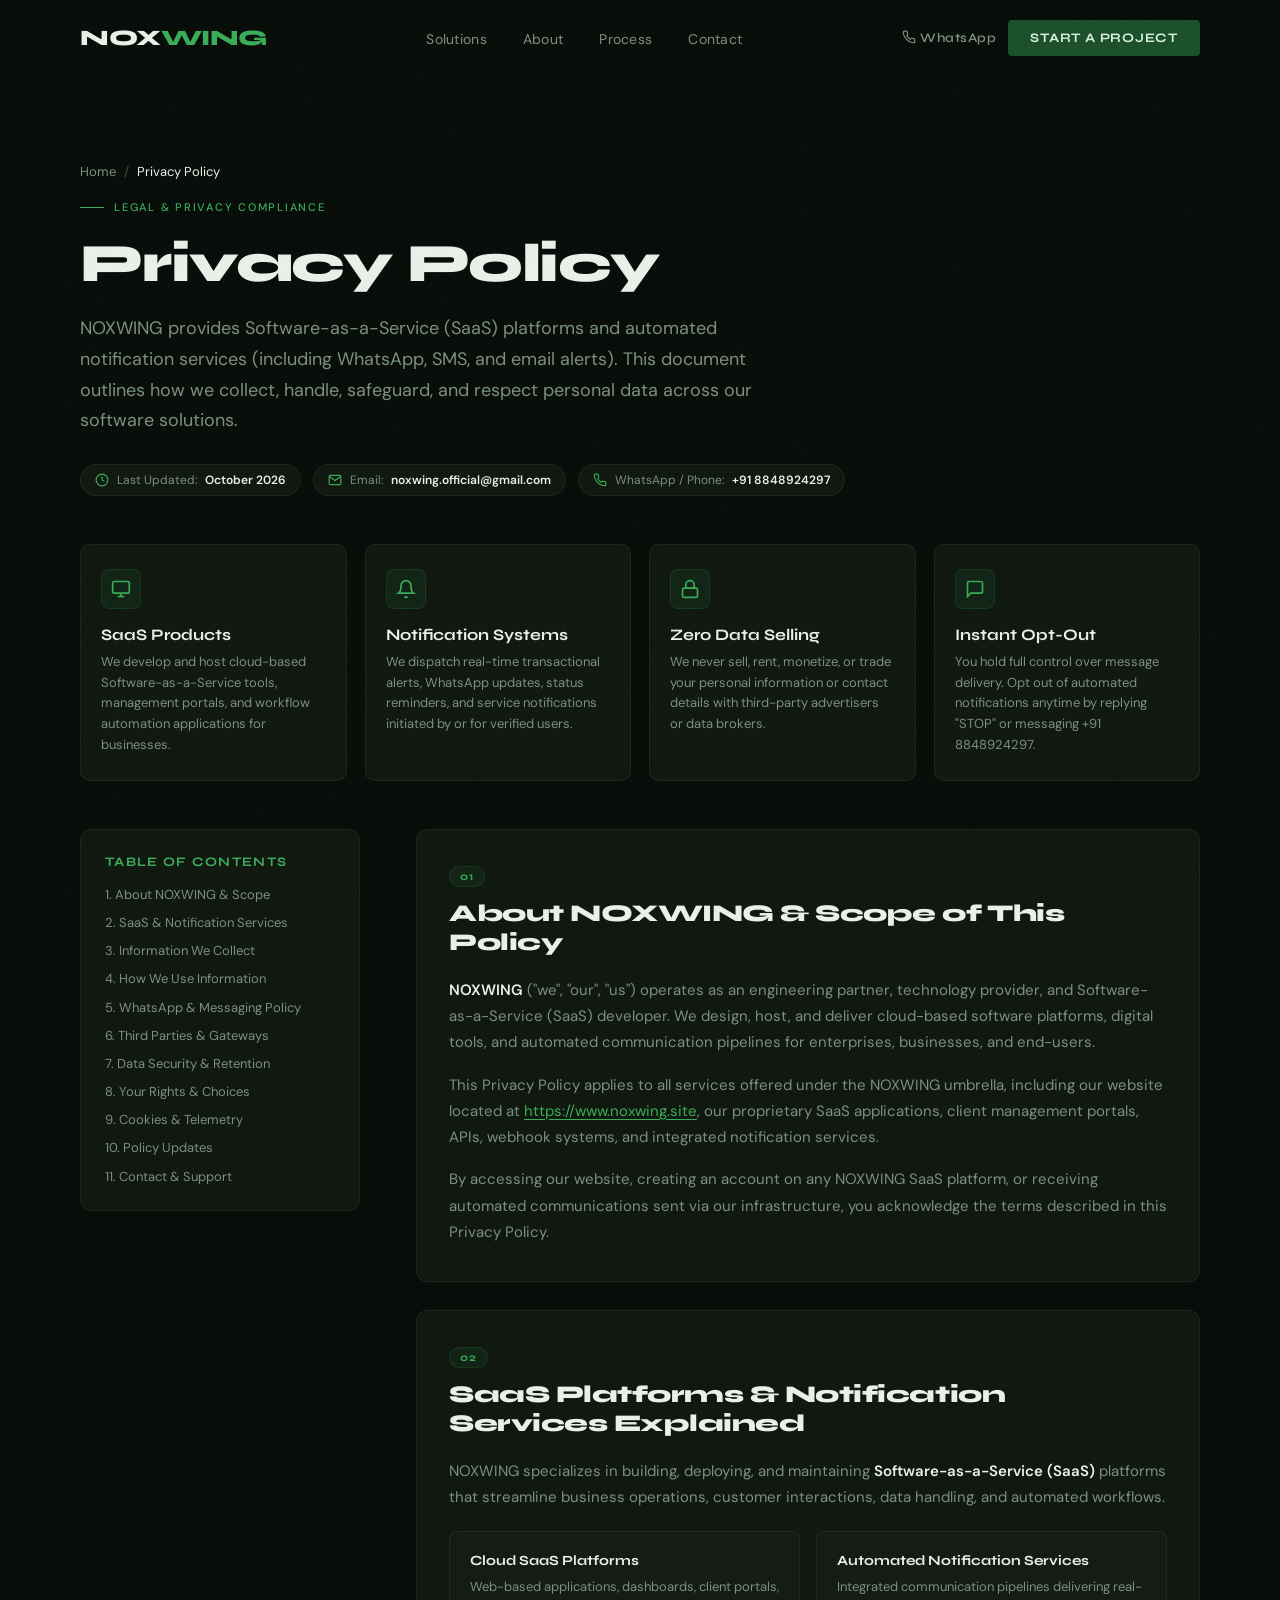
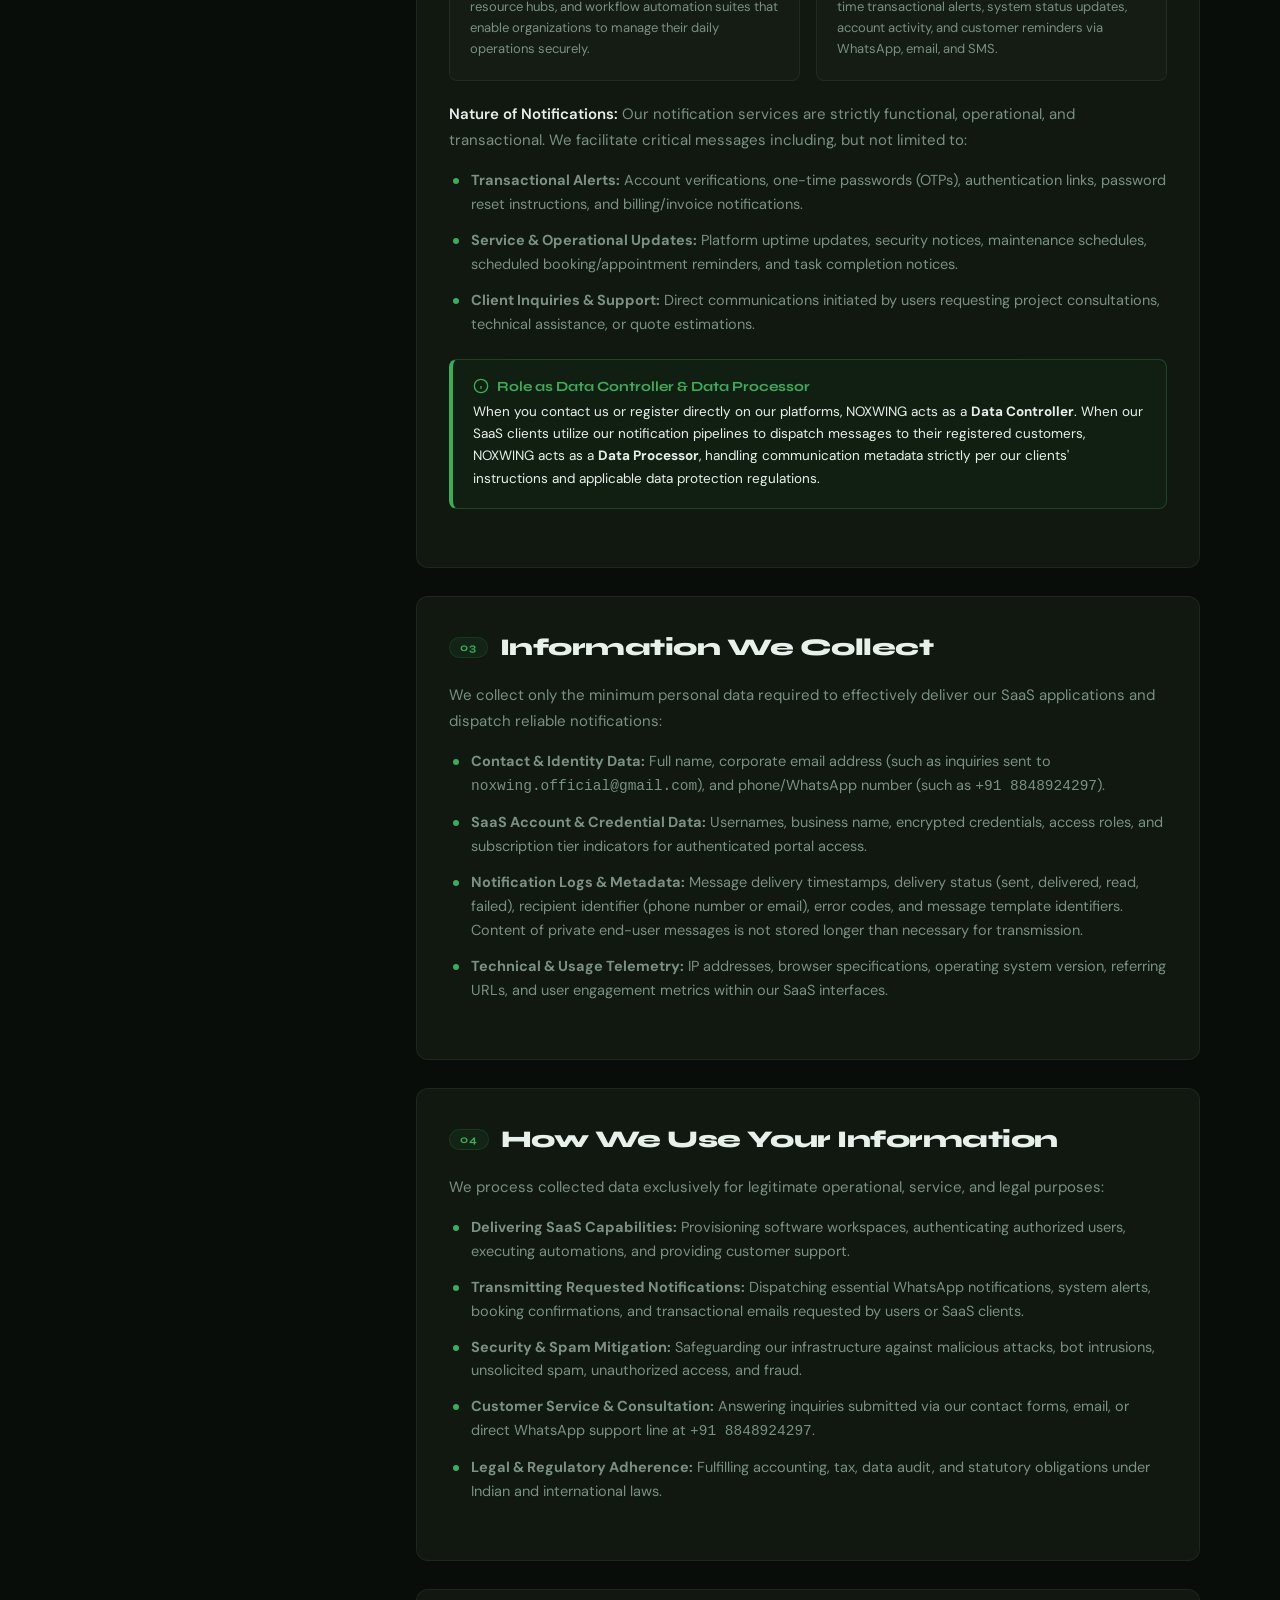
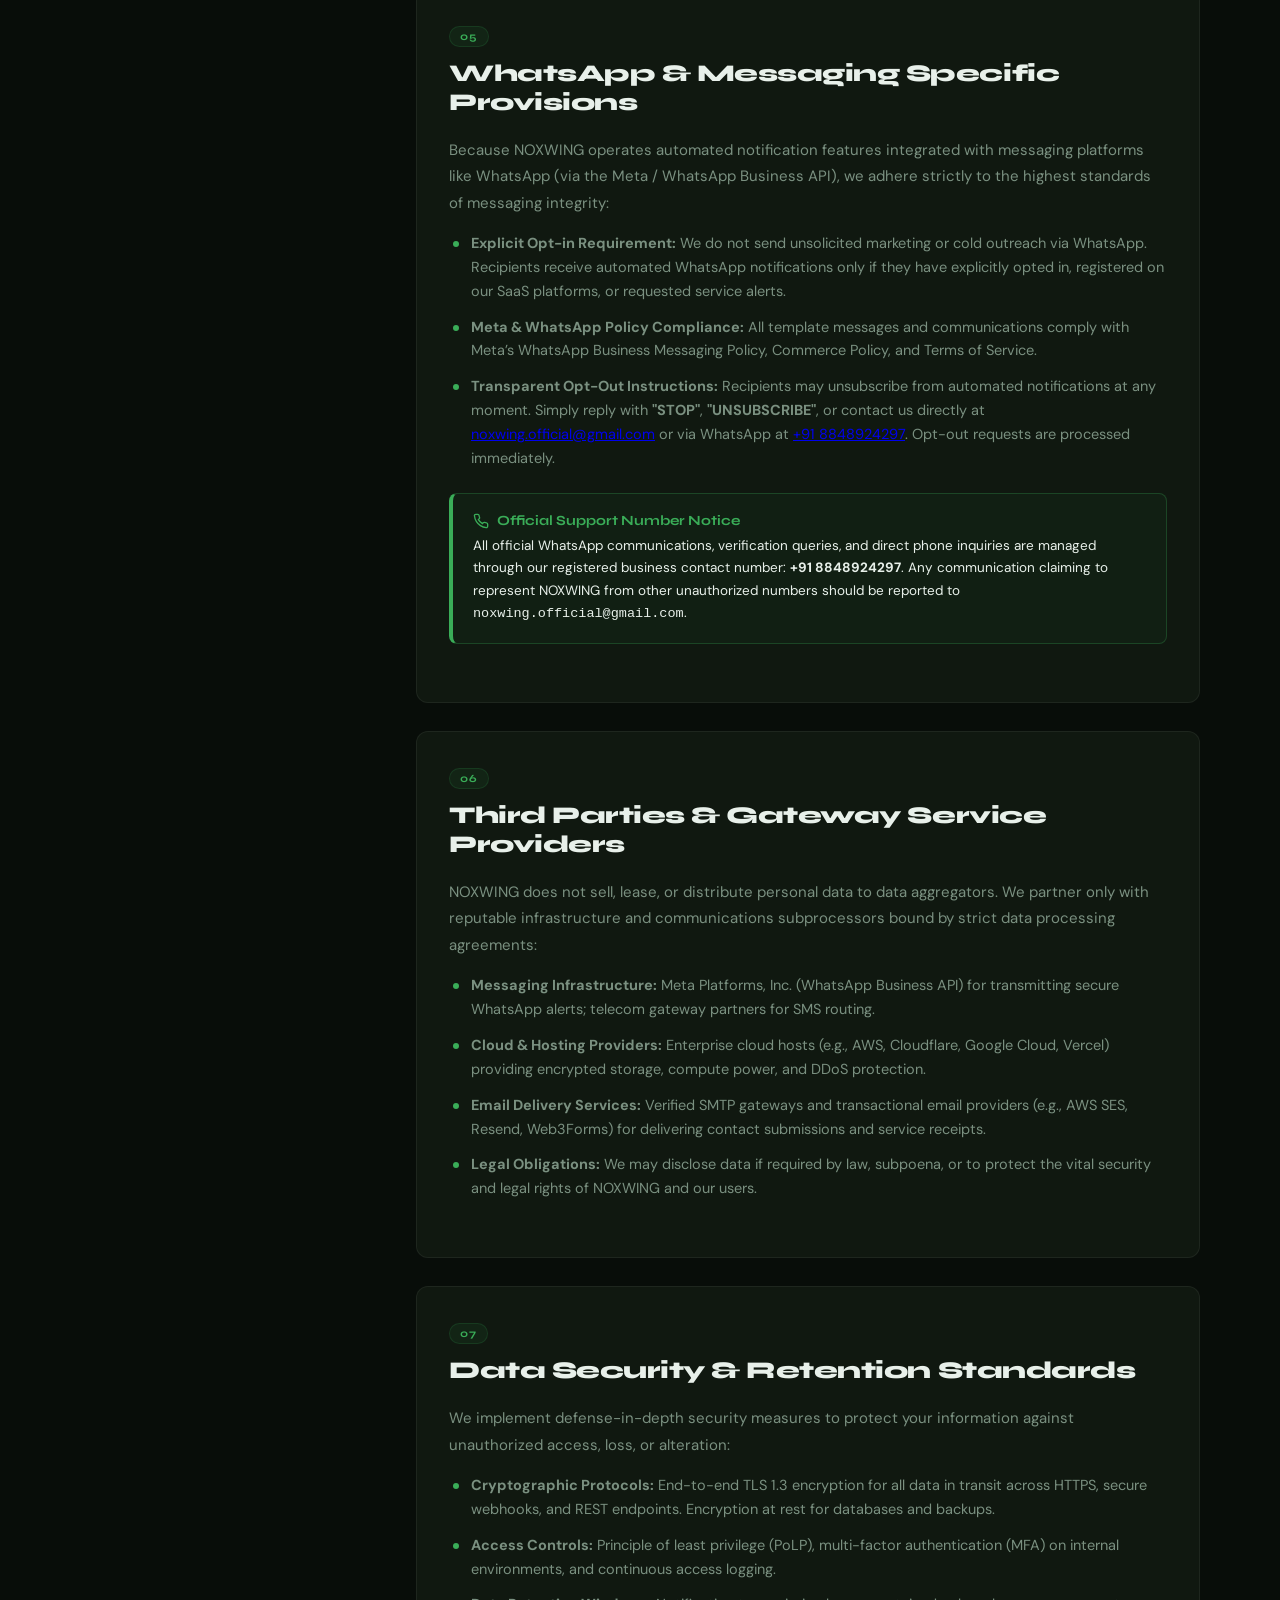
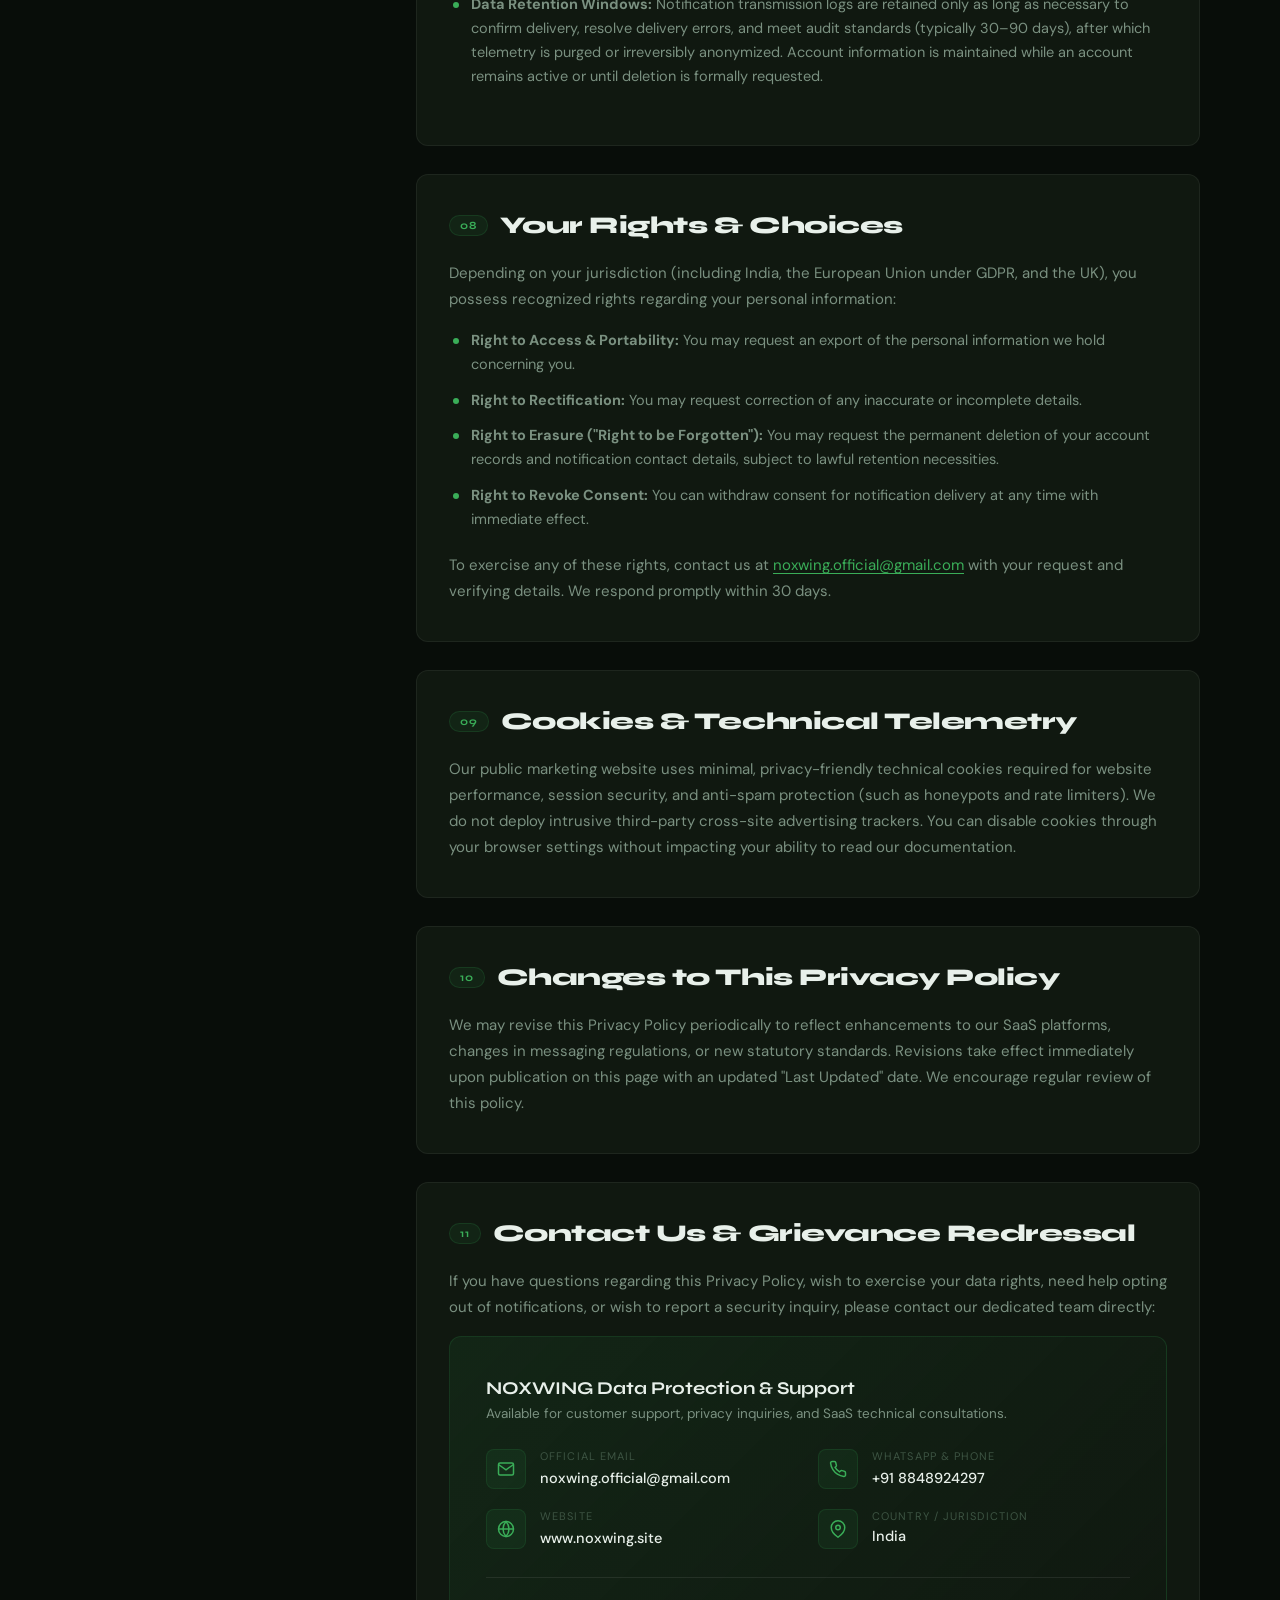
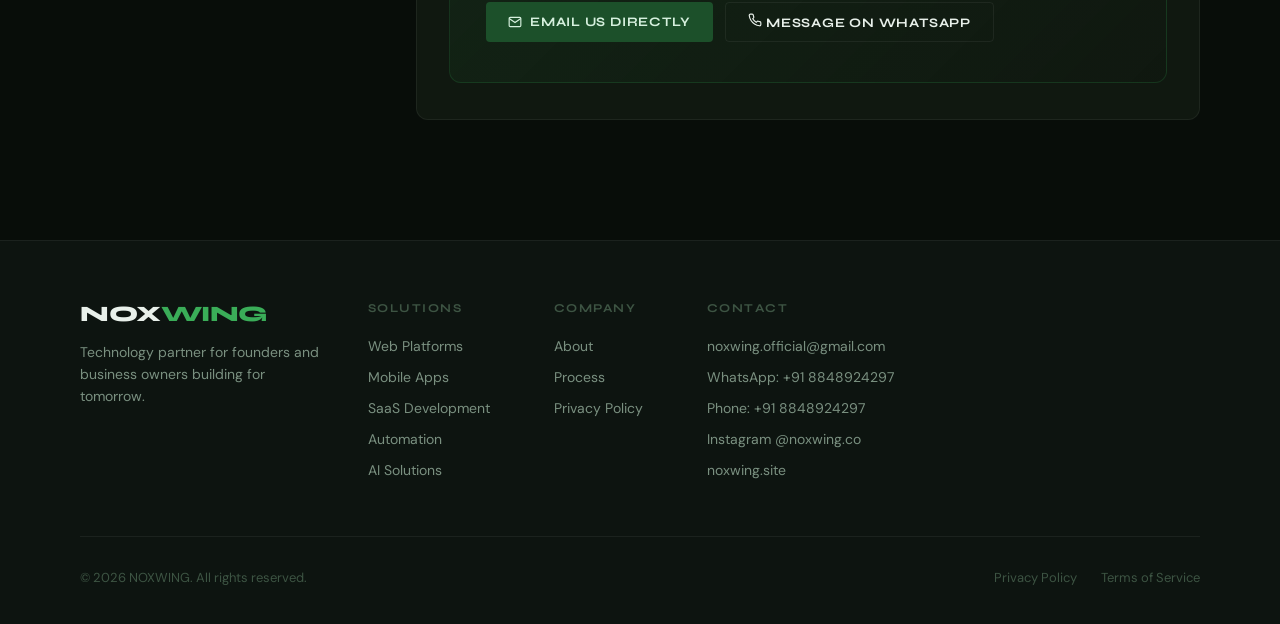
<file: privacy.html>
<!DOCTYPE html>
<html lang="en">

<head>
    <meta charset="UTF-8" />
    <meta name="viewport" content="width=device-width, initial-scale=1.0" />
    <meta http-equiv="X-UA-Compatible" content="IE=edge" />

    <meta name="theme-color" content="#080d09" />
    <meta name="googlebot" content="index, follow">
    <meta http-equiv="Content-Security-Policy" content="upgrade-insecure-requests">

    <title>Privacy Policy — NOXWING SaaS & Notification Services</title>

    <meta name="description"
        content="Privacy Policy for NOXWING. Learn how we collect, process, and protect data across our SaaS platforms and automated notification services (including WhatsApp and email)." />
    <meta name="keywords"
        content="NOXWING privacy policy, SaaS privacy, notification services privacy, WhatsApp notification policy, data protection, software as a service" />
    <meta name="author" content="NOXWING" />
    <meta name="robots" content="index, follow, max-image-preview:large" />

    <link rel="canonical" href="https://www.noxwing.site/privacy.html" />

    <!-- CSS -->
    <link rel="preload" href="src/css/styles.css" as="style">
    <link rel="stylesheet" href="src/css/styles.css" />

    <!-- FAVICONS -->
    <link rel="icon" href="public/favicon.ico">
    <link rel="apple-touch-icon" sizes="180x180" href="public/apple-touch-icon.png">
    <link rel="icon" type="image/png" sizes="32x32" href="public/favicon-32x32.png">
    <link rel="icon" type="image/png" sizes="16x16" href="public/favicon-16x16.png">
    <link rel="manifest" href="public/site.webmanifest">

    <!-- OPEN GRAPH -->
    <meta property="og:type" content="website" />
    <meta property="og:title" content="Privacy Policy — NOXWING SaaS & Notification Services" />
    <meta property="og:description"
        content="Learn how NOXWING handles user data with integrity across our SaaS platforms and notification systems." />
    <meta property="og:url" content="https://www.noxwing.site/privacy.html" />
    <meta property="og:image" content="https://www.noxwing.site/public/og-image.jpg" />

    <!-- TWITTER -->
    <meta name="twitter:card" content="summary_large_image" />
    <meta name="twitter:title" content="Privacy Policy — NOXWING SaaS & Notification Services" />
    <meta name="twitter:description"
        content="Learn how NOXWING handles user data with integrity across our SaaS platforms and notification systems." />
    <meta name="twitter:image" content="https://www.noxwing.site/public/og-image.jpg" />

    <!-- SCHEMA -->
    <script type="application/ld+json">
    {
      "@context": "https://schema.org",
      "@type": "WebPage",
      "name": "NOXWING Privacy Policy",
      "url": "https://www.noxwing.site/privacy.html",
      "description": "Privacy Policy for NOXWING SaaS platforms and automated notification services.",
      "publisher": {
        "@type": "Organization",
        "name": "NOXWING",
        "url": "https://www.noxwing.site/",
        "logo": "https://www.noxwing.site/public/logo.png",
        "email": "noxwing.official@gmail.com",
        "telephone": "+918848924297"
      }
    }
    </script>

    <!-- FONTS -->
    <link rel="preconnect" href="https://fonts.googleapis.com" />
    <link rel="preconnect" href="https://fonts.gstatic.com" crossorigin />
    <link href="https://fonts.googleapis.com/css2?family=Syne:wght@500;700;800&family=DM+Sans:wght@300;400;500;600&display=swap" rel="stylesheet" />
</head>

<body>

    <!-- NAV -->
    <nav id="navbar" class="scrolled">
        <div class="container">
            <div class="nav-inner">
                <a href="/" class="nav-logo">NOX<span>WING</span></a>
                <ul class="nav-links">
                    <li><a href="/#services">Solutions</a></li>
                    <li><a href="/#diff">About</a></li>
                    <li><a href="/#process">Process</a></li>
                    <li><a href="/#cta">Contact</a></li>
                </ul>
                <div class="nav-cta">
                    <a href="https://wa.me/918848924297" target="_blank" rel="noopener noreferrer" class="btn-ghost">
                        <svg width="14" height="14" viewBox="0 0 24 24" fill="none" stroke="currentColor" stroke-width="2" style="margin-right:4px;">
                            <path d="M22 16.92v3a2 2 0 0 1-2.18 2 19.79 19.79 0 0 1-8.63-3.07 19.5 19.5 0 0 1-6-6 19.79 19.79 0 0 1-3.07-8.67A2 2 0 0 1 4.11 2h3a2 2 0 0 1 2 1.72 12.84 12.84 0 0 0 .7 2.81 2 2 0 0 1-.45 2.11L8.09 9.91a16 16 0 0 0 6 6l1.27-1.27a2 2 0 0 1 2.11-.45 12.84 12.84 0 0 0 2.81.7A2 2 0 0 1 22 16.92z" />
                        </svg>
                        WhatsApp
                    </a>
                    <a href="/#cta" class="btn-primary">Start a Project</a>
                    <button class="nav-hamburger" id="nav-hamburger" aria-label="Open menu">
                        <span></span><span></span><span></span>
                    </button>
                </div>
            </div>
        </div>
    </nav>

    <!-- MOBILE MENU -->
    <div class="mobile-menu" id="mobile-menu">
        <a href="/" class="mobile-nav-link">Home</a>
        <a href="/#services" class="mobile-nav-link">Solutions</a>
        <a href="/#process" class="mobile-nav-link">Process</a>
        <a href="/#cta" class="mobile-nav-link">Contact</a>
        <div class="mobile-menu-actions">
            <a href="https://wa.me/918848924297" target="_blank" rel="noopener noreferrer" class="btn-outline mobile-nav-link">+91 8848924297</a>
            <a href="/#cta" class="btn-primary mobile-nav-link">Start a Project</a>
        </div>
    </div>

    <!-- MAIN CONTENT -->
    <main class="policy-main">
        <div class="container">

            <!-- HERO -->
            <div class="policy-hero">
                <div class="policy-breadcrumb">
                    <a href="/">Home</a>
                    <span>/</span>
                    <span style="color: var(--text);">Privacy Policy</span>
                </div>
                <div class="section-tag">LEGAL & PRIVACY COMPLIANCE</div>
                <h1 class="policy-title">Privacy Policy</h1>
                <p class="policy-subtitle">
                    NOXWING provides Software-as-a-Service (SaaS) platforms and automated notification services (including WhatsApp, SMS, and email alerts). This document outlines how we collect, handle, safeguard, and respect personal data across our software solutions.
                </p>

                <div class="policy-meta-bar">
                    <div class="policy-meta-pill">
                        <svg width="14" height="14" viewBox="0 0 24 24" fill="none" stroke="currentColor" stroke-width="2">
                            <circle cx="12" cy="12" r="10" />
                            <polyline points="12 6 12 12 16 14" />
                        </svg>
                        Last Updated: <strong>October 2026</strong>
                    </div>
                    <div class="policy-meta-pill">
                        <svg width="14" height="14" viewBox="0 0 24 24" fill="none" stroke="currentColor" stroke-width="2">
                            <path d="M4 4h16c1.1 0 2 .9 2 2v12c0 1.1-.9 2-2 2H4c-1.1 0-2-.9-2-2V6c0-1.1.9-2 2-2z" />
                            <polyline points="22,6 12,13 2,6" />
                        </svg>
                        Email: <strong>noxwing.official@gmail.com</strong>
                    </div>
                    <div class="policy-meta-pill">
                        <svg width="14" height="14" viewBox="0 0 24 24" fill="none" stroke="currentColor" stroke-width="2">
                            <path d="M22 16.92v3a2 2 0 0 1-2.18 2 19.79 19.79 0 0 1-8.63-3.07 19.5 19.5 0 0 1-6-6 19.79 19.79 0 0 1-3.07-8.67A2 2 0 0 1 4.11 2h3a2 2 0 0 1 2 1.72 12.84 12.84 0 0 0 .7 2.81 2 2 0 0 1-.45 2.11L8.09 9.91a16 16 0 0 0 6 6l1.27-1.27a2 2 0 0 1 2.11-.45 12.84 12.84 0 0 0 2.81.7A2 2 0 0 1 22 16.92z" />
                        </svg>
                        WhatsApp / Phone: <strong>+91 8848924297</strong>
                    </div>
                </div>
            </div>

            <!-- KEY PILLARS (SUMMARY CARDS) -->
            <div class="policy-summary-grid">
                <div class="policy-summary-card">
                    <div class="policy-summary-icon">
                        <svg width="20" height="20" viewBox="0 0 24 24" fill="none" stroke="currentColor" stroke-width="2">
                            <rect x="2" y="3" width="20" height="14" rx="2" ry="2" />
                            <line x1="8" y1="21" x2="16" y2="21" />
                            <line x1="12" y1="17" x2="12" y2="21" />
                        </svg>
                    </div>
                    <div class="policy-summary-title">SaaS Products</div>
                    <p class="policy-summary-desc">
                        We develop and host cloud-based Software-as-a-Service tools, management portals, and workflow automation applications for businesses.
                    </p>
                </div>

                <div class="policy-summary-card">
                    <div class="policy-summary-icon">
                        <svg width="20" height="20" viewBox="0 0 24 24" fill="none" stroke="currentColor" stroke-width="2">
                            <path d="M18 8A6 6 0 0 0 6 8c0 7-3 9-3 9h18s-3-2-3-9" />
                            <path d="M13.73 21a2 2 0 0 1-3.46 0" />
                        </svg>
                    </div>
                    <div class="policy-summary-title">Notification Systems</div>
                    <p class="policy-summary-desc">
                        We dispatch real-time transactional alerts, WhatsApp updates, status reminders, and service notifications initiated by or for verified users.
                    </p>
                </div>

                <div class="policy-summary-card">
                    <div class="policy-summary-icon">
                        <svg width="20" height="20" viewBox="0 0 24 24" fill="none" stroke="currentColor" stroke-width="2">
                            <rect x="3" y="11" width="18" height="11" rx="2" ry="2" />
                            <path d="M7 11V7a5 5 0 0 1 10 0v4" />
                        </svg>
                    </div>
                    <div class="policy-summary-title">Zero Data Selling</div>
                    <p class="policy-summary-desc">
                        We never sell, rent, monetize, or trade your personal information or contact details with third-party advertisers or data brokers.
                    </p>
                </div>

                <div class="policy-summary-card">
                    <div class="policy-summary-icon">
                        <svg width="20" height="20" viewBox="0 0 24 24" fill="none" stroke="currentColor" stroke-width="2">
                            <path d="M21 15a2 2 0 0 1-2 2H7l-4 4V5a2 2 0 0 1 2-2h14a2 2 0 0 1 2 2z" />
                        </svg>
                    </div>
                    <div class="policy-summary-title">Instant Opt-Out</div>
                    <p class="policy-summary-desc">
                        You hold full control over message delivery. Opt out of automated notifications anytime by replying "STOP" or messaging +91 8848924297.
                    </p>
                </div>
            </div>

            <!-- LAYOUT WITH SIDEBAR TOC & CONTENT -->
            <div class="policy-layout">

                <!-- SIDEBAR TOC -->
                <aside class="policy-sidebar">
                    <div class="policy-toc-title">Table of Contents</div>
                    <ul class="policy-toc-list">
                        <li><a href="#section-1" class="policy-toc-link">1. About NOXWING & Scope</a></li>
                        <li><a href="#section-2" class="policy-toc-link">2. SaaS & Notification Services</a></li>
                        <li><a href="#section-3" class="policy-toc-link">3. Information We Collect</a></li>
                        <li><a href="#section-4" class="policy-toc-link">4. How We Use Information</a></li>
                        <li><a href="#section-5" class="policy-toc-link">5. WhatsApp & Messaging Policy</a></li>
                        <li><a href="#section-6" class="policy-toc-link">6. Third Parties & Gateways</a></li>
                        <li><a href="#section-7" class="policy-toc-link">7. Data Security & Retention</a></li>
                        <li><a href="#section-8" class="policy-toc-link">8. Your Rights & Choices</a></li>
                        <li><a href="#section-9" class="policy-toc-link">9. Cookies & Telemetry</a></li>
                        <li><a href="#section-10" class="policy-toc-link">10. Policy Updates</a></li>
                        <li><a href="#section-11" class="policy-toc-link">11. Contact & Support</a></li>
                    </ul>
                </aside>

                <!-- MAIN ARTICLE CONTENT -->
                <div class="policy-content">

                    <!-- SECTION 1 -->
                    <section id="section-1" class="policy-section-card">
                        <div class="policy-section-header">
                            <span class="policy-section-badge">01</span>
                            <h2 class="policy-section-title">About NOXWING & Scope of This Policy</h2>
                        </div>
                        <p class="policy-p">
                            <strong>NOXWING</strong> ("we", "our", "us") operates as an engineering partner, technology provider, and Software-as-a-Service (SaaS) developer. We design, host, and deliver cloud-based software platforms, digital tools, and automated communication pipelines for enterprises, businesses, and end-users.
                        </p>
                        <p class="policy-p">
                            This Privacy Policy applies to all services offered under the NOXWING umbrella, including our website located at <a href="https://www.noxwing.site/">https://www.noxwing.site</a>, our proprietary SaaS applications, client management portals, APIs, webhook systems, and integrated notification services.
                        </p>
                        <p class="policy-p">
                            By accessing our website, creating an account on any NOXWING SaaS platform, or receiving automated communications sent via our infrastructure, you acknowledge the terms described in this Privacy Policy.
                        </p>
                    </section>

                    <!-- SECTION 2 -->
                    <section id="section-2" class="policy-section-card">
                        <div class="policy-section-header">
                            <span class="policy-section-badge">02</span>
                            <h2 class="policy-section-title">SaaS Platforms & Notification Services Explained</h2>
                        </div>
                        <p class="policy-p">
                            NOXWING specializes in building, deploying, and maintaining <strong>Software-as-a-Service (SaaS)</strong> platforms that streamline business operations, customer interactions, data handling, and automated workflows.
                        </p>

                        <div class="policy-grid-2">
                            <div class="policy-box">
                                <div class="policy-box-title">Cloud SaaS Platforms</div>
                                <div class="policy-box-desc">
                                    Web-based applications, dashboards, client portals, resource hubs, and workflow automation suites that enable organizations to manage their daily operations securely.
                                </div>
                            </div>
                            <div class="policy-box">
                                <div class="policy-box-title">Automated Notification Services</div>
                                <div class="policy-box-desc">
                                    Integrated communication pipelines delivering real-time transactional alerts, system status updates, account activity, and customer reminders via WhatsApp, email, and SMS.
                                </div>
                            </div>
                        </div>

                        <p class="policy-p">
                            <strong>Nature of Notifications:</strong> Our notification services are strictly functional, operational, and transactional. We facilitate critical messages including, but not limited to:
                        </p>
                        <ul class="policy-list">
                            <li class="policy-list-item">
                                <span class="policy-list-bullet"></span>
                                <div><strong>Transactional Alerts:</strong> Account verifications, one-time passwords (OTPs), authentication links, password reset instructions, and billing/invoice notifications.</div>
                            </li>
                            <li class="policy-list-item">
                                <span class="policy-list-bullet"></span>
                                <div><strong>Service & Operational Updates:</strong> Platform uptime updates, security notices, maintenance schedules, scheduled booking/appointment reminders, and task completion notices.</div>
                            </li>
                            <li class="policy-list-item">
                                <span class="policy-list-bullet"></span>
                                <div><strong>Client Inquiries & Support:</strong> Direct communications initiated by users requesting project consultations, technical assistance, or quote estimations.</div>
                            </li>
                        </ul>

                        <div class="policy-callout">
                            <div class="policy-callout-title">
                                <svg width="16" height="16" viewBox="0 0 24 24" fill="none" stroke="currentColor" stroke-width="2">
                                    <circle cx="12" cy="12" r="10" />
                                    <line x1="12" y1="16" x2="12" y2="12" />
                                    <line x1="12" y1="8" x2="12.01" y2="8" />
                                </svg>
                                Role as Data Controller & Data Processor
                            </div>
                            <div class="policy-callout-text">
                                When you contact us or register directly on our platforms, NOXWING acts as a <strong>Data Controller</strong>. When our SaaS clients utilize our notification pipelines to dispatch messages to their registered customers, NOXWING acts as a <strong>Data Processor</strong>, handling communication metadata strictly per our clients' instructions and applicable data protection regulations.
                            </div>
                        </div>
                    </section>

                    <!-- SECTION 3 -->
                    <section id="section-3" class="policy-section-card">
                        <div class="policy-section-header">
                            <span class="policy-section-badge">03</span>
                            <h2 class="policy-section-title">Information We Collect</h2>
                        </div>
                        <p class="policy-p">
                            We collect only the minimum personal data required to effectively deliver our SaaS applications and dispatch reliable notifications:
                        </p>

                        <ul class="policy-list">
                            <li class="policy-list-item">
                                <span class="policy-list-bullet"></span>
                                <div><strong>Contact & Identity Data:</strong> Full name, corporate email address (such as inquiries sent to <code>noxwing.official@gmail.com</code>), and phone/WhatsApp number (such as <code>+91 8848924297</code>).</div>
                            </li>
                            <li class="policy-list-item">
                                <span class="policy-list-bullet"></span>
                                <div><strong>SaaS Account & Credential Data:</strong> Usernames, business name, encrypted credentials, access roles, and subscription tier indicators for authenticated portal access.</div>
                            </li>
                            <li class="policy-list-item">
                                <span class="policy-list-bullet"></span>
                                <div><strong>Notification Logs & Metadata:</strong> Message delivery timestamps, delivery status (sent, delivered, read, failed), recipient identifier (phone number or email), error codes, and message template identifiers. Content of private end-user messages is not stored longer than necessary for transmission.</div>
                            </li>
                            <li class="policy-list-item">
                                <span class="policy-list-bullet"></span>
                                <div><strong>Technical & Usage Telemetry:</strong> IP addresses, browser specifications, operating system version, referring URLs, and user engagement metrics within our SaaS interfaces.</div>
                            </li>
                        </ul>
                    </section>

                    <!-- SECTION 4 -->
                    <section id="section-4" class="policy-section-card">
                        <div class="policy-section-header">
                            <span class="policy-section-badge">04</span>
                            <h2 class="policy-section-title">How We Use Your Information</h2>
                        </div>
                        <p class="policy-p">We process collected data exclusively for legitimate operational, service, and legal purposes:</p>
                        <ul class="policy-list">
                            <li class="policy-list-item">
                                <span class="policy-list-bullet"></span>
                                <div><strong>Delivering SaaS Capabilities:</strong> Provisioning software workspaces, authenticating authorized users, executing automations, and providing customer support.</div>
                            </li>
                            <li class="policy-list-item">
                                <span class="policy-list-bullet"></span>
                                <div><strong>Transmitting Requested Notifications:</strong> Dispatching essential WhatsApp notifications, system alerts, booking confirmations, and transactional emails requested by users or SaaS clients.</div>
                            </li>
                            <li class="policy-list-item">
                                <span class="policy-list-bullet"></span>
                                <div><strong>Security & Spam Mitigation:</strong> Safeguarding our infrastructure against malicious attacks, bot intrusions, unsolicited spam, unauthorized access, and fraud.</div>
                            </li>
                            <li class="policy-list-item">
                                <span class="policy-list-bullet"></span>
                                <div><strong>Customer Service & Consultation:</strong> Answering inquiries submitted via our contact forms, email, or direct WhatsApp support line at <code>+91 8848924297</code>.</div>
                            </li>
                            <li class="policy-list-item">
                                <span class="policy-list-bullet"></span>
                                <div><strong>Legal & Regulatory Adherence:</strong> Fulfilling accounting, tax, data audit, and statutory obligations under Indian and international laws.</div>
                            </li>
                        </ul>
                    </section>

                    <!-- SECTION 5 -->
                    <section id="section-5" class="policy-section-card">
                        <div class="policy-section-header">
                            <span class="policy-section-badge">05</span>
                            <h2 class="policy-section-title">WhatsApp & Messaging Specific Provisions</h2>
                        </div>
                        <p class="policy-p">
                            Because NOXWING operates automated notification features integrated with messaging platforms like WhatsApp (via the Meta / WhatsApp Business API), we adhere strictly to the highest standards of messaging integrity:
                        </p>

                        <ul class="policy-list">
                            <li class="policy-list-item">
                                <span class="policy-list-bullet"></span>
                                <div><strong>Explicit Opt-in Requirement:</strong> We do not send unsolicited marketing or cold outreach via WhatsApp. Recipients receive automated WhatsApp notifications only if they have explicitly opted in, registered on our SaaS platforms, or requested service alerts.</div>
                            </li>
                            <li class="policy-list-item">
                                <span class="policy-list-bullet"></span>
                                <div><strong>Meta & WhatsApp Policy Compliance:</strong> All template messages and communications comply with Meta’s WhatsApp Business Messaging Policy, Commerce Policy, and Terms of Service.</div>
                            </li>
                            <li class="policy-list-item">
                                <span class="policy-list-bullet"></span>
                                <div><strong>Transparent Opt-Out Instructions:</strong> Recipients may unsubscribe from automated notifications at any moment. Simply reply with <strong>"STOP"</strong>, <strong>"UNSUBSCRIBE"</strong>, or contact us directly at <a href="mailto:noxwing.official@gmail.com">noxwing.official@gmail.com</a> or via WhatsApp at <a href="https://wa.me/918848924297">+91 8848924297</a>. Opt-out requests are processed immediately.</div>
                            </li>
                        </ul>

                        <div class="policy-callout">
                            <div class="policy-callout-title">
                                <svg width="16" height="16" viewBox="0 0 24 24" fill="none" stroke="currentColor" stroke-width="2">
                                    <path d="M22 16.92v3a2 2 0 0 1-2.18 2 19.79 19.79 0 0 1-8.63-3.07 19.5 19.5 0 0 1-6-6 19.79 19.79 0 0 1-3.07-8.67A2 2 0 0 1 4.11 2h3a2 2 0 0 1 2 1.72 12.84 12.84 0 0 0 .7 2.81 2 2 0 0 1-.45 2.11L8.09 9.91a16 16 0 0 0 6 6l1.27-1.27a2 2 0 0 1 2.11-.45 12.84 12.84 0 0 0 2.81.7A2 2 0 0 1 22 16.92z" />
                                </svg>
                                Official Support Number Notice
                            </div>
                            <div class="policy-callout-text">
                                All official WhatsApp communications, verification queries, and direct phone inquiries are managed through our registered business contact number: <strong>+91 8848924297</strong>. Any communication claiming to represent NOXWING from other unauthorized numbers should be reported to <code>noxwing.official@gmail.com</code>.
                            </div>
                        </div>
                    </section>

                    <!-- SECTION 6 -->
                    <section id="section-6" class="policy-section-card">
                        <div class="policy-section-header">
                            <span class="policy-section-badge">06</span>
                            <h2 class="policy-section-title">Third Parties & Gateway Service Providers</h2>
                        </div>
                        <p class="policy-p">
                            NOXWING does not sell, lease, or distribute personal data to data aggregators. We partner only with reputable infrastructure and communications subprocessors bound by strict data processing agreements:
                        </p>
                        <ul class="policy-list">
                            <li class="policy-list-item">
                                <span class="policy-list-bullet"></span>
                                <div><strong>Messaging Infrastructure:</strong> Meta Platforms, Inc. (WhatsApp Business API) for transmitting secure WhatsApp alerts; telecom gateway partners for SMS routing.</div>
                            </li>
                            <li class="policy-list-item">
                                <span class="policy-list-bullet"></span>
                                <div><strong>Cloud & Hosting Providers:</strong> Enterprise cloud hosts (e.g., AWS, Cloudflare, Google Cloud, Vercel) providing encrypted storage, compute power, and DDoS protection.</div>
                            </li>
                            <li class="policy-list-item">
                                <span class="policy-list-bullet"></span>
                                <div><strong>Email Delivery Services:</strong> Verified SMTP gateways and transactional email providers (e.g., AWS SES, Resend, Web3Forms) for delivering contact submissions and service receipts.</div>
                            </li>
                            <li class="policy-list-item">
                                <span class="policy-list-bullet"></span>
                                <div><strong>Legal Obligations:</strong> We may disclose data if required by law, subpoena, or to protect the vital security and legal rights of NOXWING and our users.</div>
                            </li>
                        </ul>
                    </section>

                    <!-- SECTION 7 -->
                    <section id="section-7" class="policy-section-card">
                        <div class="policy-section-header">
                            <span class="policy-section-badge">07</span>
                            <h2 class="policy-section-title">Data Security & Retention Standards</h2>
                        </div>
                        <p class="policy-p">
                            We implement defense-in-depth security measures to protect your information against unauthorized access, loss, or alteration:
                        </p>
                        <ul class="policy-list">
                            <li class="policy-list-item">
                                <span class="policy-list-bullet"></span>
                                <div><strong>Cryptographic Protocols:</strong> End-to-end TLS 1.3 encryption for all data in transit across HTTPS, secure webhooks, and REST endpoints. Encryption at rest for databases and backups.</div>
                            </li>
                            <li class="policy-list-item">
                                <span class="policy-list-bullet"></span>
                                <div><strong>Access Controls:</strong> Principle of least privilege (PoLP), multi-factor authentication (MFA) on internal environments, and continuous access logging.</div>
                            </li>
                            <li class="policy-list-item">
                                <span class="policy-list-bullet"></span>
                                <div><strong>Data Retention Windows:</strong> Notification transmission logs are retained only as long as necessary to confirm delivery, resolve delivery errors, and meet audit standards (typically 30–90 days), after which telemetry is purged or irreversibly anonymized. Account information is maintained while an account remains active or until deletion is formally requested.</div>
                            </li>
                        </ul>
                    </section>

                    <!-- SECTION 8 -->
                    <section id="section-8" class="policy-section-card">
                        <div class="policy-section-header">
                            <span class="policy-section-badge">08</span>
                            <h2 class="policy-section-title">Your Rights & Choices</h2>
                        </div>
                        <p class="policy-p">
                            Depending on your jurisdiction (including India, the European Union under GDPR, and the UK), you possess recognized rights regarding your personal information:
                        </p>
                        <ul class="policy-list">
                            <li class="policy-list-item">
                                <span class="policy-list-bullet"></span>
                                <div><strong>Right to Access & Portability:</strong> You may request an export of the personal information we hold concerning you.</div>
                            </li>
                            <li class="policy-list-item">
                                <span class="policy-list-bullet"></span>
                                <div><strong>Right to Rectification:</strong> You may request correction of any inaccurate or incomplete details.</div>
                            </li>
                            <li class="policy-list-item">
                                <span class="policy-list-bullet"></span>
                                <div><strong>Right to Erasure ("Right to be Forgotten"):</strong> You may request the permanent deletion of your account records and notification contact details, subject to lawful retention necessities.</div>
                            </li>
                            <li class="policy-list-item">
                                <span class="policy-list-bullet"></span>
                                <div><strong>Right to Revoke Consent:</strong> You can withdraw consent for notification delivery at any time with immediate effect.</div>
                            </li>
                        </ul>
                        <p class="policy-p">
                            To exercise any of these rights, contact us at <a href="mailto:noxwing.official@gmail.com">noxwing.official@gmail.com</a> with your request and verifying details. We respond promptly within 30 days.
                        </p>
                    </section>

                    <!-- SECTION 9 -->
                    <section id="section-9" class="policy-section-card">
                        <div class="policy-section-header">
                            <span class="policy-section-badge">09</span>
                            <h2 class="policy-section-title">Cookies & Technical Telemetry</h2>
                        </div>
                        <p class="policy-p">
                            Our public marketing website uses minimal, privacy-friendly technical cookies required for website performance, session security, and anti-spam protection (such as honeypots and rate limiters). We do not deploy intrusive third-party cross-site advertising trackers. You can disable cookies through your browser settings without impacting your ability to read our documentation.
                        </p>
                    </section>

                    <!-- SECTION 10 -->
                    <section id="section-10" class="policy-section-card">
                        <div class="policy-section-header">
                            <span class="policy-section-badge">10</span>
                            <h2 class="policy-section-title">Changes to This Privacy Policy</h2>
                        </div>
                        <p class="policy-p">
                            We may revise this Privacy Policy periodically to reflect enhancements to our SaaS platforms, changes in messaging regulations, or new statutory standards. Revisions take effect immediately upon publication on this page with an updated "Last Updated" date. We encourage regular review of this policy.
                        </p>
                    </section>

                    <!-- SECTION 11: CONTACT CARD -->
                    <section id="section-11" class="policy-section-card">
                        <div class="policy-section-header">
                            <span class="policy-section-badge">11</span>
                            <h2 class="policy-section-title">Contact Us & Grievance Redressal</h2>
                        </div>
                        <p class="policy-p">
                            If you have questions regarding this Privacy Policy, wish to exercise your data rights, need help opting out of notifications, or wish to report a security inquiry, please contact our dedicated team directly:
                        </p>

                        <div class="policy-contact-card">
                            <div class="policy-box-title" style="font-size: 18px; margin-bottom: 4px;">NOXWING Data Protection & Support</div>
                            <p style="font-size: 13.5px; color: var(--text-muted); line-height: 1.6;">
                                Available for customer support, privacy inquiries, and SaaS technical consultations.
                            </p>

                            <div class="policy-contact-grid">
                                <div class="policy-contact-item">
                                    <div class="policy-contact-icon">
                                        <svg width="18" height="18" viewBox="0 0 24 24" fill="none" stroke="currentColor" stroke-width="2">
                                            <path d="M4 4h16c1.1 0 2 .9 2 2v12c0 1.1-.9 2-2 2H4c-1.1 0-2-.9-2-2V6c0-1.1.9-2 2-2z" />
                                            <polyline points="22,6 12,13 2,6" />
                                        </svg>
                                    </div>
                                    <div>
                                        <div class="policy-contact-label">Official Email</div>
                                        <a href="mailto:noxwing.official@gmail.com" class="policy-contact-val">noxwing.official@gmail.com</a>
                                    </div>
                                </div>

                                <div class="policy-contact-item">
                                    <div class="policy-contact-icon">
                                        <svg width="18" height="18" viewBox="0 0 24 24" fill="none" stroke="currentColor" stroke-width="2">
                                            <path d="M22 16.92v3a2 2 0 0 1-2.18 2 19.79 19.79 0 0 1-8.63-3.07 19.5 19.5 0 0 1-6-6 19.79 19.79 0 0 1-3.07-8.67A2 2 0 0 1 4.11 2h3a2 2 0 0 1 2 1.72 12.84 12.84 0 0 0 .7 2.81 2 2 0 0 1-.45 2.11L8.09 9.91a16 16 0 0 0 6 6l1.27-1.27a2 2 0 0 1 2.11-.45 12.84 12.84 0 0 0 2.81.7A2 2 0 0 1 22 16.92z" />
                                        </svg>
                                    </div>
                                    <div>
                                        <div class="policy-contact-label">WhatsApp & Phone</div>
                                        <a href="https://wa.me/918848924297" target="_blank" rel="noopener noreferrer" class="policy-contact-val">+91 8848924297</a>
                                    </div>
                                </div>

                                <div class="policy-contact-item">
                                    <div class="policy-contact-icon">
                                        <svg width="18" height="18" viewBox="0 0 24 24" fill="none" stroke="currentColor" stroke-width="2">
                                            <circle cx="12" cy="12" r="10" />
                                            <path d="M2 12h20M12 2a15.3 15.3 0 0 1 4 10 15.3 15.3 0 0 1-4 10 15.3 15.3 0 0 1-4-10 15.3 15.3 0 0 1 4-10z" />
                                        </svg>
                                    </div>
                                    <div>
                                        <div class="policy-contact-label">Website</div>
                                        <a href="https://www.noxwing.site/" target="_blank" rel="noopener noreferrer" class="policy-contact-val">www.noxwing.site</a>
                                    </div>
                                </div>

                                <div class="policy-contact-item">
                                    <div class="policy-contact-icon">
                                        <svg width="18" height="18" viewBox="0 0 24 24" fill="none" stroke="currentColor" stroke-width="2">
                                            <path d="M21 10c0 7-9 13-9 13s-9-6-9-13a9 9 0 0 1 18 0z" />
                                            <circle cx="12" cy="10" r="3" />
                                        </svg>
                                    </div>
                                    <div>
                                        <div class="policy-contact-label">Country / Jurisdiction</div>
                                        <div class="policy-contact-val">India</div>
                                    </div>
                                </div>
                            </div>

                            <div class="policy-actions-row">
                                <a href="mailto:noxwing.official@gmail.com" class="btn-primary">
                                    <svg width="14" height="14" viewBox="0 0 24 24" fill="none" stroke="currentColor" stroke-width="2">
                                        <path d="M4 4h16c1.1 0 2 .9 2 2v12c0 1.1-.9 2-2 2H4c-1.1 0-2-.9-2-2V6c0-1.1.9-2 2-2z" />
                                        <polyline points="22,6 12,13 2,6" />
                                    </svg>
                                    Email Us Directly
                                </a>
                                <a href="https://wa.me/918848924297" target="_blank" rel="noopener noreferrer" class="btn-outline">
                                    <svg width="14" height="14" viewBox="0 0 24 24" fill="none" stroke="currentColor" stroke-width="2">
                                        <path d="M22 16.92v3a2 2 0 0 1-2.18 2 19.79 19.79 0 0 1-8.63-3.07 19.5 19.5 0 0 1-6-6 19.79 19.79 0 0 1-3.07-8.67A2 2 0 0 1 4.11 2h3a2 2 0 0 1 2 1.72 12.84 12.84 0 0 0 .7 2.81 2 2 0 0 1-.45 2.11L8.09 9.91a16 16 0 0 0 6 6l1.27-1.27a2 2 0 0 1 2.11-.45 12.84 12.84 0 0 0 2.81.7A2 2 0 0 1 22 16.92z" />
                                    </svg>
                                    Message on WhatsApp
                                </a>
                            </div>
                        </div>
                    </section>

                </div>
            </div>

        </div>
    </main>

    <!-- FOOTER -->
    <footer>
        <div class="container">
            <div class="footer-top">
                <div class="footer-brand">
                    <div class="footer-logo">NOX<span>WING</span></div>
                    <p class="footer-tagline">Technology partner for founders and business owners building for tomorrow.
                    </p>
                </div>
                <div class="footer-cols">
                    <div>
                        <div class="footer-col-title">Solutions</div>
                        <ul class="footer-links">
                            <li><a href="/#services">Web Platforms</a></li>
                            <li><a href="/#services">Mobile Apps</a></li>
                            <li><a href="/#services">SaaS Development</a></li>
                            <li><a href="/#services">Automation</a></li>
                            <li><a href="/#services">AI Solutions</a></li>
                        </ul>
                    </div>
                    <div>
                        <div class="footer-col-title">Company</div>
                        <ul class="footer-links">
                            <li><a href="/#diff">About</a></li>
                            <li><a href="/#process">Process</a></li>
                            <li><a href="/privacy.html">Privacy Policy</a></li>
                        </ul>
                    </div>
                    <div style="grid-column: 1 / -1">
                        <div class="footer-col-title">Contact</div>
                        <ul class="footer-links">
                            <li><a href="mailto:noxwing.official@gmail.com">noxwing.official@gmail.com</a></li>
                            <li><a href="https://wa.me/918848924297" target="_blank"
                                    rel="noopener noreferrer">WhatsApp: +91 8848924297</a></li>
                            <li><a href="tel:+918848924297">Phone: +91 8848924297</a></li>
                            <li><a href="https://www.instagram.com/noxwing.co/" target="_blank"
                                    rel="noopener noreferrer">Instagram @noxwing.co</a></li>
                            <li><a href="https://www.noxwing.site/" target="_blank"
                                    rel="noopener noreferrer">noxwing.site</a></li>
                        </ul>
                    </div>
                </div>
            </div>
            <div class="footer-bottom">
                <span class="footer-copy">© 2026 NOXWING. All rights reserved.</span>
                <div class="footer-legal">
                    <a href="/privacy.html">Privacy Policy</a>
                    <a href="#">Terms of Service</a>
                </div>
            </div>
        </div>
    </footer>

    <script src="src/js/main.js"></script>
</body>

</html>
</file>
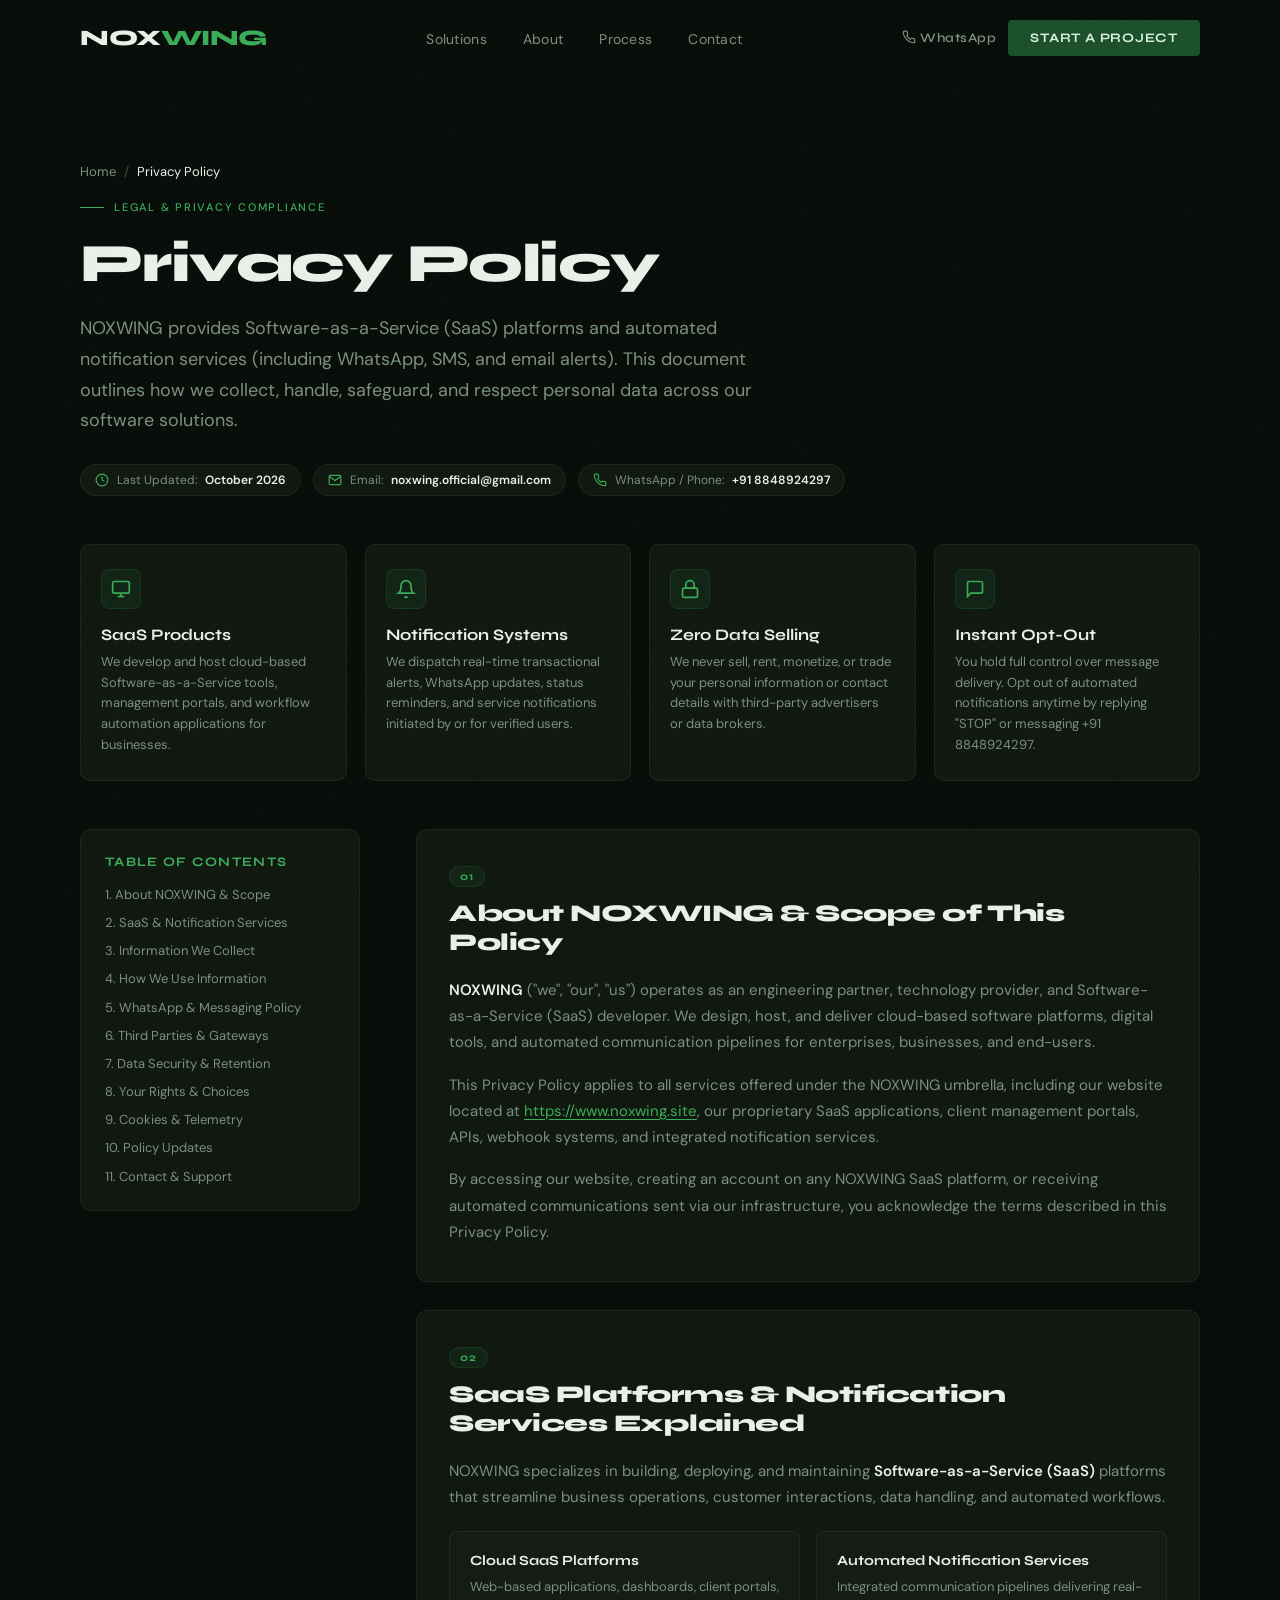
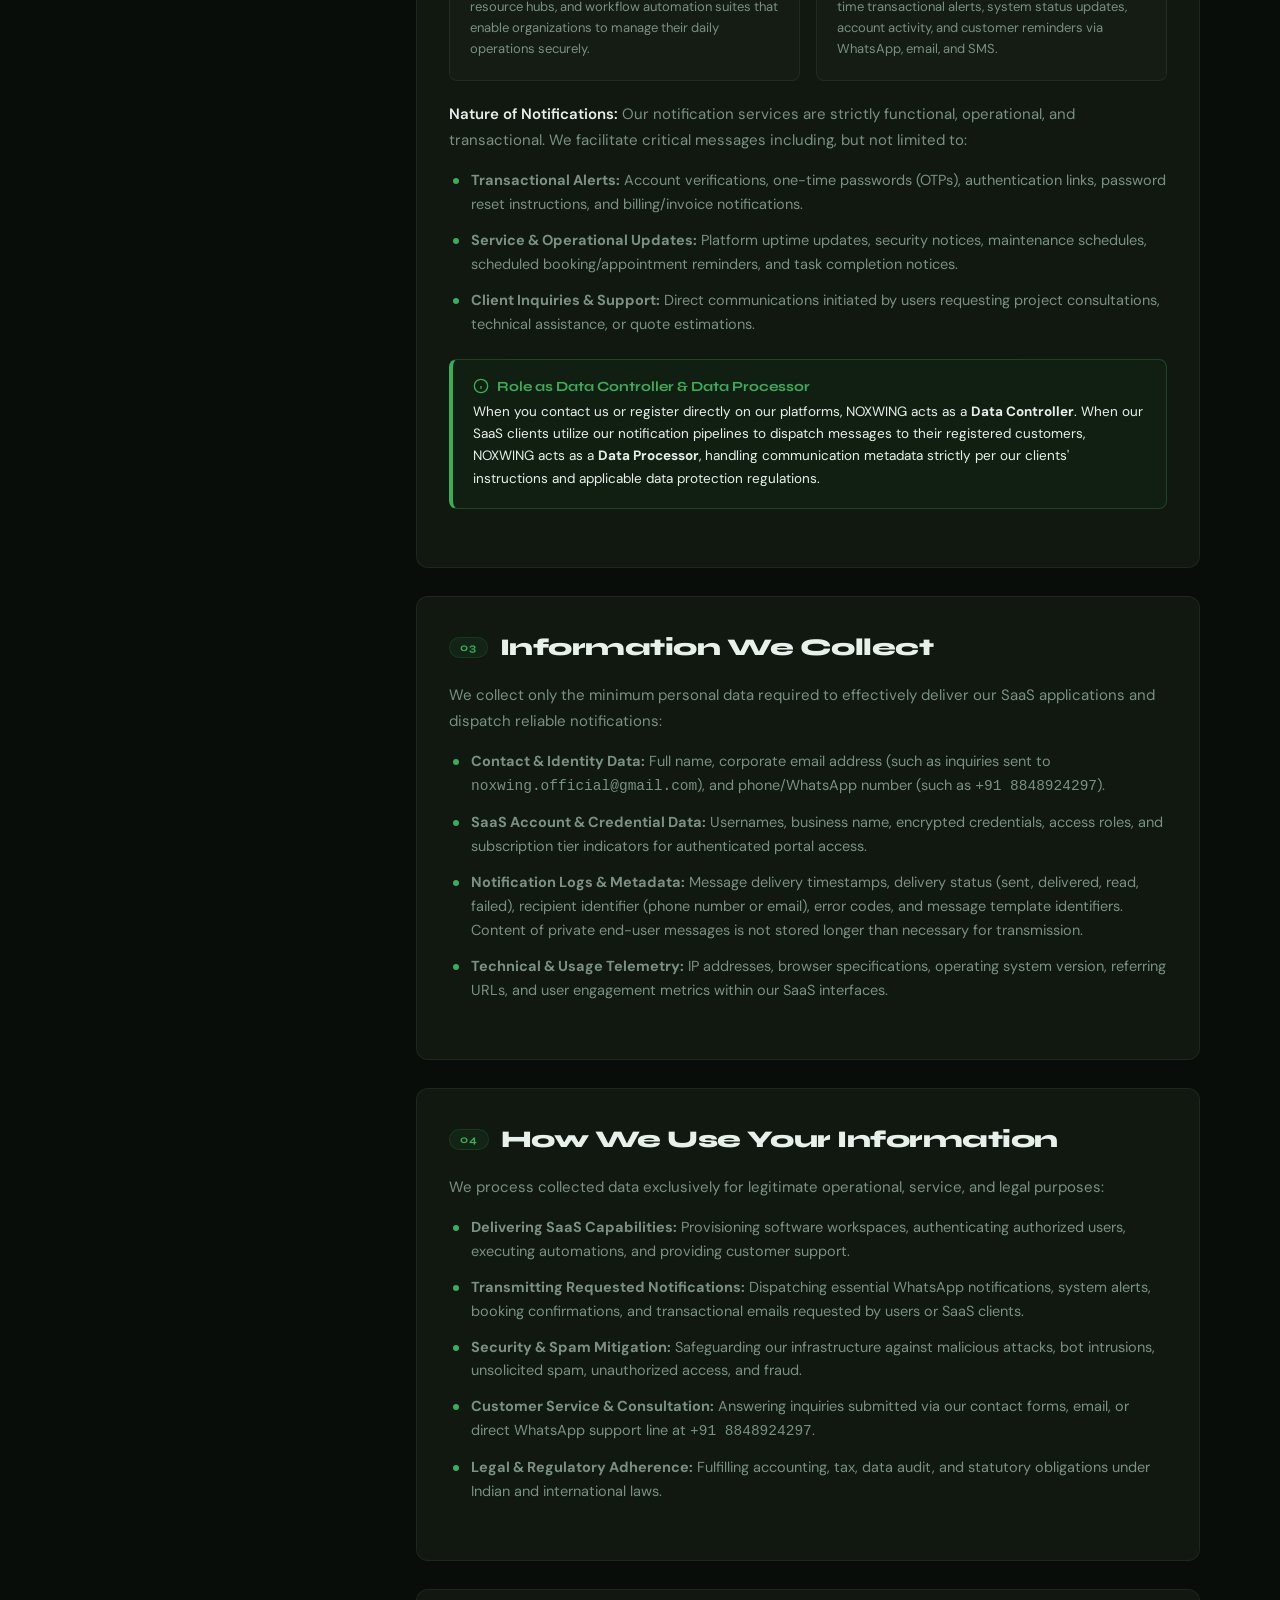
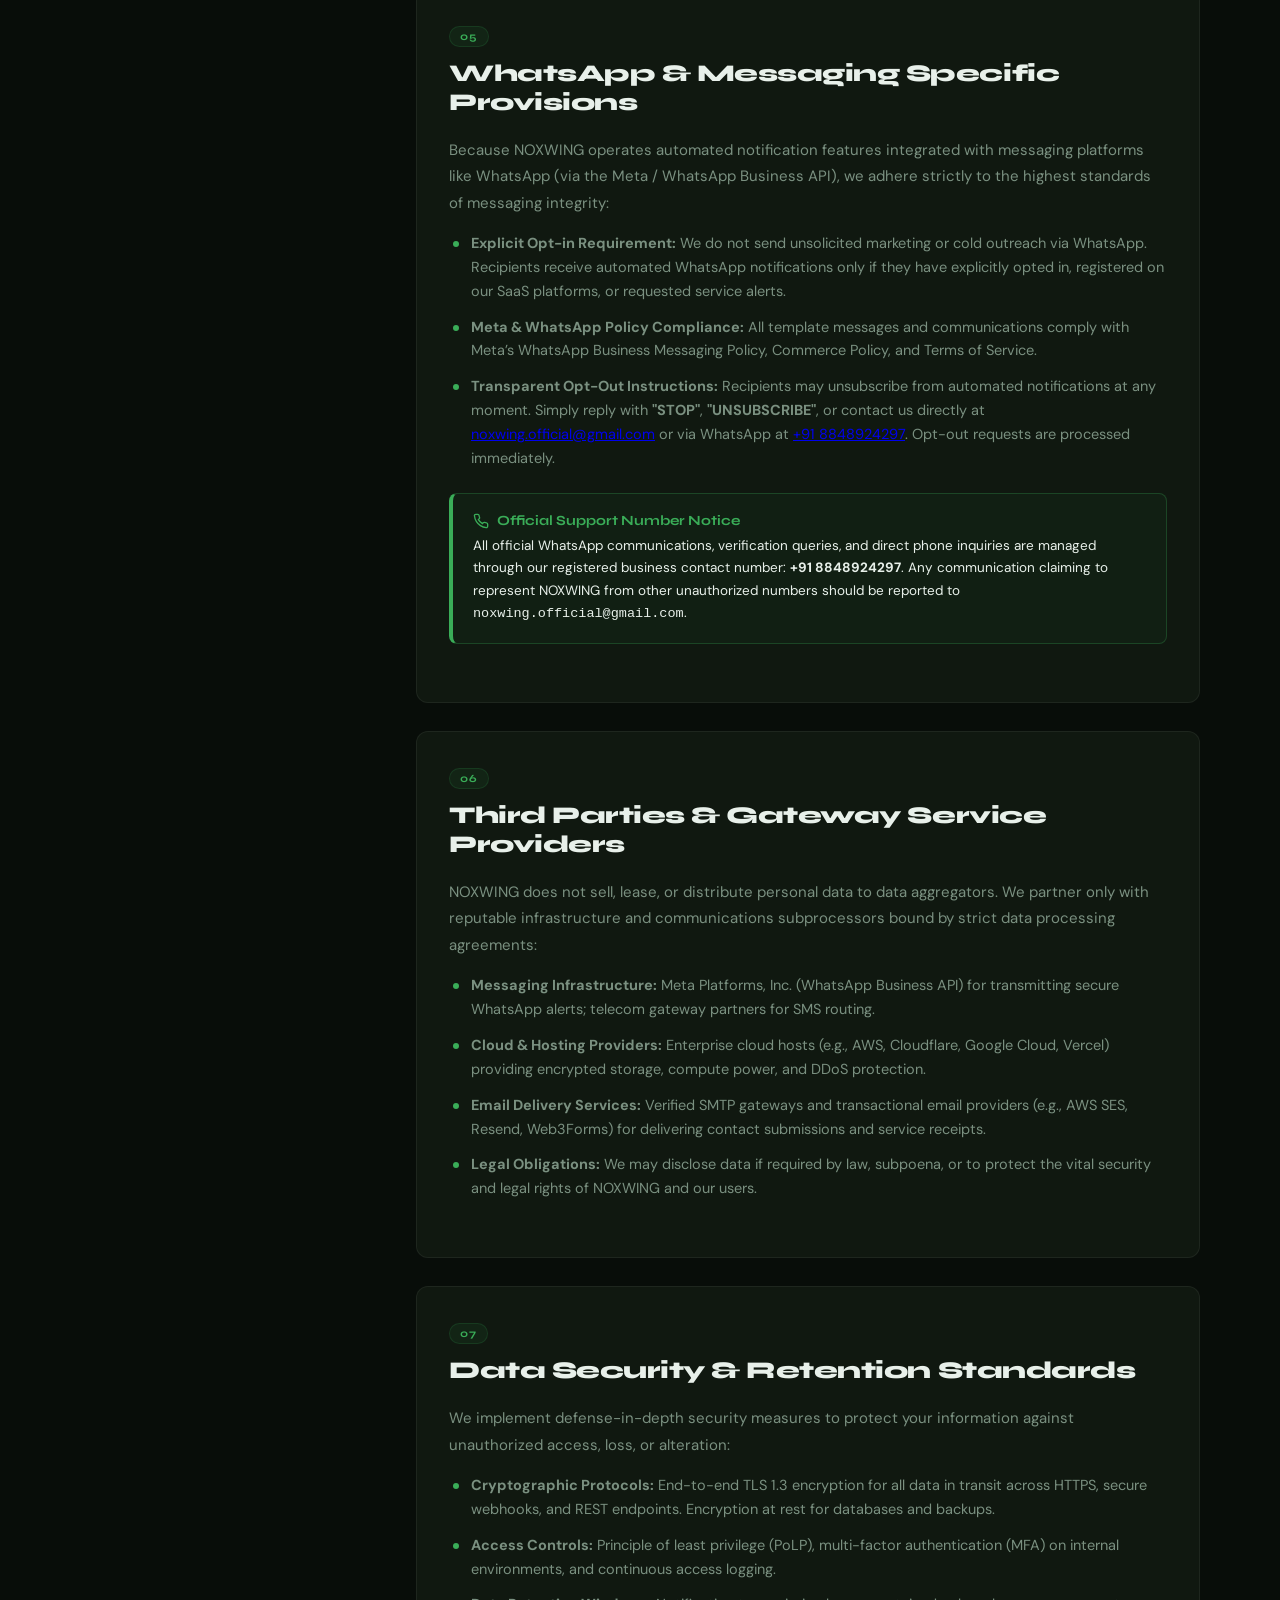
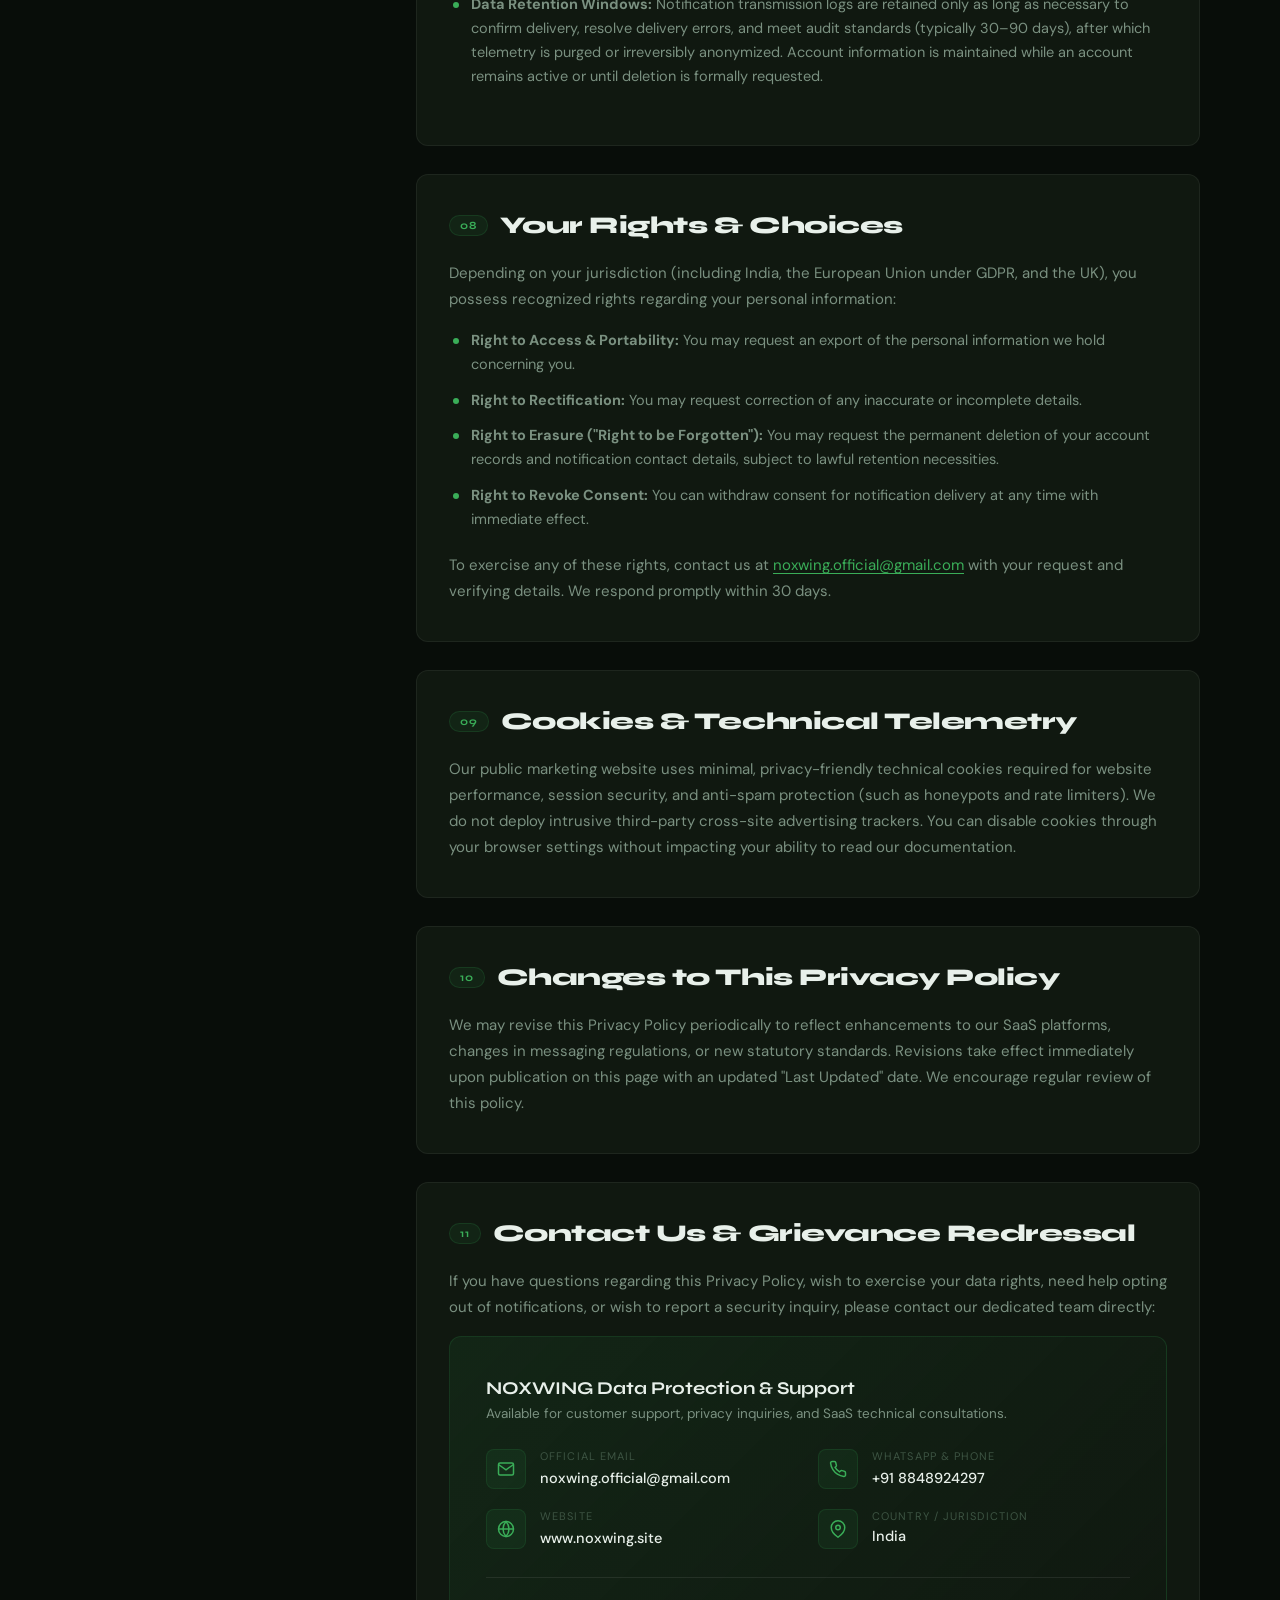
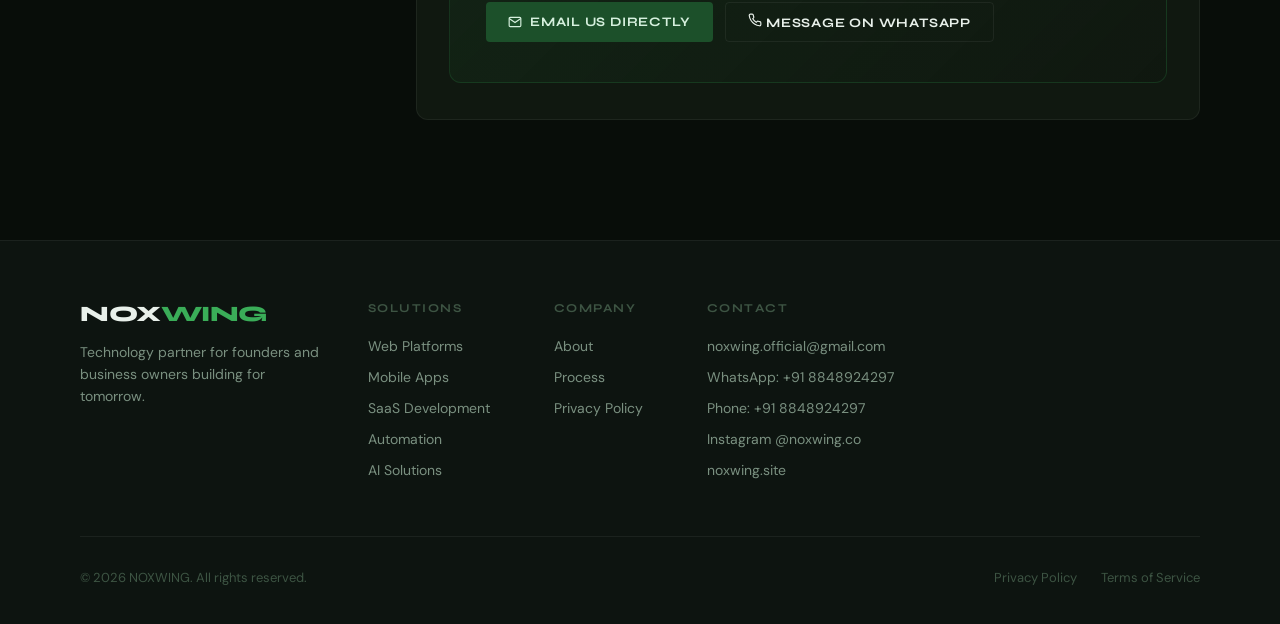
<file: pages/privacy-policy.html>
<!DOCTYPE html>
<html lang="en">

<head>
    <meta charset="UTF-8" />
    <meta name="viewport" content="width=device-width, initial-scale=1.0" />
    <meta http-equiv="X-UA-Compatible" content="IE=edge" />
    <meta http-equiv="refresh" content="0; url=/privacy.html" />

    <meta name="theme-color" content="#080d09" />
    <meta name="googlebot" content="index, follow">
    <meta http-equiv="Content-Security-Policy" content="upgrade-insecure-requests">

    <title>Privacy Policy — NOXWING SaaS & Notification Services</title>

    <meta name="description"
        content="Privacy Policy for NOXWING. Learn how we collect, process, and protect data across our SaaS platforms and automated notification services (including WhatsApp and email)." />
    <meta name="robots" content="index, follow, max-image-preview:large" />

    <link rel="canonical" href="https://www.noxwing.site/privacy.html" />

    <script>
        window.location.replace('/privacy.html');
    </script>
</head>

<body style="background:#080d09;color:#e8f0ea;font-family:sans-serif;display:flex;align-items:center;justify-content:center;height:100vh;margin:0;">
    <p>Redirecting to <a href="/privacy.html" style="color:#3aad58;">NOXWING Privacy Policy</a>…</p>
</body>

</html>
</file>
<file: src/css/styles.css>
:root {
  --green: #1c502a;
  --green-mid: #2a7a40;
  --green-bright: #3aad58;
  --green-glow: rgba(28, 80, 42, 0.4);
  --green-soft: rgba(58, 173, 88, 0.08);
  --bg: #080d09;
  --bg-2: #0d1410;
  --bg-card: #101810;
  --border: rgba(255, 255, 255, 0.06);
  --border-green: rgba(28, 80, 42, 0.5);
  --text: #e8f0ea;
  --text-muted: #7a9080;
  --text-dim: #3d5443;
}

*,
*::before,
*::after {
  box-sizing: border-box;
  margin: 0;
  padding: 0;
}

html {
  scroll-behavior: smooth;
  scroll-padding-top: 80px;
  overflow-x: hidden;
  max-width: 100vw;
}

body {
  font-family: "DM Sans", sans-serif;
  background: var(--bg);
  color: var(--text);
  overflow-x: hidden;
  max-width: 100vw;
  -webkit-font-smoothing: antialiased;
}

h1,
h2,
h3,
h4,
h5,
.font-display {
  font-family: "Syne", sans-serif;
}

/* ── PAGE LOADER ── */
#page-loader {
  position: fixed;
  inset: 0;
  z-index: 99999;
  background: var(--bg);
  display: flex;
  flex-direction: column;
  align-items: center;
  justify-content: center;
  gap: 24px;
  overflow: hidden;
  transition:
    opacity 0.7s cubic-bezier(0.16, 1, 0.3, 1),
    visibility 0.7s;
}

#page-loader.hidden {
  opacity: 0;
  visibility: hidden;
  pointer-events: none;
}

.loader-orb {
  position: absolute;
  width: 500px;
  height: 500px;
  border-radius: 50%;
  background: radial-gradient(
    circle,
    rgba(28, 80, 42, 0.2) 0%,
    transparent 70%
  );
  pointer-events: none;
  animation: orb-pulse 2.4s ease-in-out infinite;
}

@keyframes orb-pulse {
  0%,
  100% {
    transform: scale(1);
    opacity: 0.5;
  }

  50% {
    transform: scale(1.12);
    opacity: 1;
  }
}

.loader-logo {
  font-family: "Syne", sans-serif;
  font-size: 30px;
  font-weight: 800;
  letter-spacing: -0.5px;
  color: var(--text);
  position: relative;
  z-index: 1;
  animation: fadeUp 0.5s cubic-bezier(0.16, 1, 0.3, 1) 0.1s both;
}

.loader-logo span {
  color: var(--green-bright);
}

@keyframes fadeUp {
  from {
    opacity: 0;
    transform: translateY(14px);
  }

  to {
    opacity: 1;
    transform: translateY(0);
  }
}

.loader-bar-wrap {
  width: 220px;
  height: 2px;
  background: rgba(255, 255, 255, 0.05);
  border-radius: 2px;
  overflow: hidden;
  position: relative;
  z-index: 1;
  animation: fadeUp 0.4s cubic-bezier(0.16, 1, 0.3, 1) 0.2s both;
}

.loader-bar {
  height: 100%;
  width: 0%;
  background: linear-gradient(90deg, var(--green) 0%, var(--green-bright) 100%);
  border-radius: 2px;
  transition: width 0.3s cubic-bezier(0.16, 1, 0.3, 1);
}

.loader-label {
  font-size: 11px;
  letter-spacing: 0.16em;
  text-transform: uppercase;
  color: var(--text-dim);
  position: relative;
  z-index: 1;
  animation: fadeUp 0.4s cubic-bezier(0.16, 1, 0.3, 1) 0.3s both;
  min-height: 16px;
}

/* ── NOISE ── */
body::before {
  content: "";
  position: fixed;
  inset: 0;
  background-image: url("data:image/svg+xml,%3Csvg viewBox='0 0 256 256' xmlns='http://www.w3.org/2000/svg'%3E%3Cfilter id='n'%3E%3CfeTurbulence type='fractalNoise' baseFrequency='0.9' numOctaves='4' stitchTiles='stitch'/%3E%3C/filter%3E%3Crect width='100%25' height='100%25' filter='url(%23n)' opacity='0.035'/%3E%3C/svg%3E");
  pointer-events: none;
  z-index: 9999;
  opacity: 0.4;
}

/* ── SCROLLBAR ── */
::-webkit-scrollbar {
  width: 3px;
}

::-webkit-scrollbar-track {
  background: var(--bg);
}

::-webkit-scrollbar-thumb {
  background: var(--green);
  border-radius: 2px;
}

/* ── CONTAINER ── */
.container {
  max-width: 1200px;
  margin: 0 auto;
  padding: 0 16px;
}

@media (min-width: 480px) {
  .container {
    padding: 0 20px;
  }
}

@media (min-width: 768px) {
  .container {
    padding: 0 40px;
  }
}

/* ── NAV ── */
nav {
  position: fixed;
  top: 0;
  left: 0;
  right: 0;
  z-index: 100;
  padding: 16px 0;
  transition:
    background 0.4s,
    border-color 0.4s;
}

@media (min-width: 768px) {
  nav {
    padding: 20px 0;
  }
}

nav.scrolled {
  background: rgba(8, 13, 9, 0.88);
  backdrop-filter: blur(20px);
  border-bottom: 1px solid var(--border);
}

.nav-inner {
  display: flex;
  align-items: center;
  justify-content: space-between;
  gap: 12px;
}

.nav-logo {
  font-family: "Syne", sans-serif;
  font-size: 20px;
  font-weight: 800;
  letter-spacing: -0.5px;
  color: var(--text);
  text-decoration: none;
  flex-shrink: 0;
}

@media (min-width: 768px) {
  .nav-logo {
    font-size: 22px;
  }
}

.nav-logo span {
  color: var(--green-bright);
}

.nav-links {
  display: none;
  gap: 28px;
  list-style: none;
}

@media (min-width: 768px) {
  .nav-links {
    display: flex;
    gap: 28px;
  }
}

@media (min-width: 1024px) {
  .nav-links {
    gap: 36px;
  }
}

.nav-links a {
  font-size: 14px;
  font-weight: 400;
  color: var(--text-muted);
  text-decoration: none;
  letter-spacing: 0.02em;
  transition: color 0.2s;
}

.nav-links a:hover {
  color: var(--text);
}

.nav-cta {
  display: flex;
  gap: 8px;
  align-items: center;
}

@media (min-width: 768px) {
  .nav-cta {
    gap: 12px;
  }
}

.btn-ghost {
  font-family: "Syne", sans-serif;
  font-size: 12px;
  font-weight: 600;
  color: var(--text-muted);
  background: none;
  border: none;
  cursor: pointer;
  letter-spacing: 0.04em;
  text-decoration: none;
  transition: color 0.2s;
  padding: 8px 0;
  display: none;
}

@media (min-width: 480px) {
  .btn-ghost {
    display: inline-flex;
    font-size: 13px;
  }
}

.btn-ghost:hover {
  color: var(--text);
}

.btn-primary {
  font-family: "Syne", sans-serif;
  font-size: 11px;
  font-weight: 700;
  letter-spacing: 0.06em;
  text-transform: uppercase;
  background: var(--green);
  color: #d6f0de;
  border: none;
  cursor: pointer;
  padding: 9px 14px;
  border-radius: 4px;
  text-decoration: none;
  transition:
    background 0.2s,
    transform 0.15s,
    box-shadow 0.2s;
  white-space: nowrap;
  display: inline-flex;
  align-items: center;
  gap: 8px;
}

@media (min-width: 480px) {
  .btn-primary {
    font-size: 12px;
    padding: 10px 18px;
  }
}

@media (min-width: 768px) {
  .btn-primary {
    font-size: 13px;
    padding: 10px 22px;
  }
}

.btn-primary:hover {
  background: var(--green-mid);
  transform: translateY(-1px);
  box-shadow: 0 8px 30px rgba(28, 80, 42, 0.4);
}

.btn-outline {
  font-family: "Syne", sans-serif;
  font-size: 13px;
  font-weight: 700;
  letter-spacing: 0.06em;
  text-transform: uppercase;
  background: transparent;
  color: var(--text);
  border: 1px solid var(--border);
  cursor: pointer;
  padding: 10px 22px;
  border-radius: 4px;
  text-decoration: none;
  transition:
    border-color 0.2s,
    background 0.2s,
    transform 0.15s;
  white-space: nowrap;
}

.btn-outline:hover {
  border-color: var(--green-mid);
  background: var(--green-soft);
  transform: translateY(-1px);
}

/* ── MOBILE MENU ── */
.nav-hamburger {
  display: flex;
  flex-direction: column;
  justify-content: center;
  gap: 5px;
  width: 36px;
  height: 36px;
  background: none;
  border: 1px solid var(--border);
  border-radius: 6px;
  cursor: pointer;
  padding: 8px;
  transition: border-color 0.2s;
}

@media (min-width: 768px) {
  .nav-hamburger {
    display: none;
  }
}

.nav-hamburger:hover {
  border-color: var(--border-green);
}

.nav-hamburger span {
  display: block;
  height: 1.5px;
  background: var(--text-muted);
  border-radius: 2px;
  transition:
    transform 0.3s,
    opacity 0.3s,
    background 0.2s;
}

.nav-hamburger.open span:nth-child(1) {
  transform: translateY(6.5px) rotate(45deg);
}

.nav-hamburger.open span:nth-child(2) {
  opacity: 0;
}

.nav-hamburger.open span:nth-child(3) {
  transform: translateY(-6.5px) rotate(-45deg);
}

.mobile-menu {
  display: none;
  position: fixed;
  top: 0;
  left: 0;
  right: 0;
  bottom: 0;
  z-index: 99;
  background: rgba(8, 13, 9, 0.98);
  backdrop-filter: blur(24px);
  -webkit-backdrop-filter: blur(24px);
  flex-direction: column;
  align-items: center;
  justify-content: center;
  gap: 8px;
  padding: 80px 24px 40px;
  overflow-y: auto;
  -webkit-overflow-scrolling: touch;
}

.mobile-menu.open {
  display: flex;
}

.mobile-menu > a {
  font-family: "Syne", sans-serif;
  font-size: 26px;
  font-weight: 800;
  letter-spacing: -0.02em;
  color: var(--text-muted);
  text-decoration: none;
  padding: 10px 0;
  transition: color 0.2s;
  width: 100%;
  text-align: center;
}

.mobile-menu > a:hover {
  color: var(--text);
}

.mobile-menu-actions {
  display: flex;
  flex-direction: column;
  gap: 12px;
  margin-top: 24px;
  width: 100%;
  max-width: 280px;
  align-items: stretch;
}

.mobile-menu-actions .btn-outline,
.mobile-menu-actions .btn-primary {
  font-family: "Syne", sans-serif;
  font-size: 13px;
  font-weight: 700;
  letter-spacing: 0.06em;
  text-transform: uppercase;
  padding: 13px 20px;
  width: 100%;
  text-align: center;
  justify-content: center;
  border-radius: 6px;
  display: inline-flex;
  align-items: center;
  text-decoration: none;
  transition: background 0.2s, border-color 0.2s, color 0.2s;
}

.mobile-menu-actions .btn-outline {
  border: 1px solid var(--border-green);
  color: var(--text);
  background: transparent;
}

.mobile-menu-actions .btn-outline:hover {
  background: var(--green-soft);
  color: var(--text);
}

.mobile-menu-actions .btn-primary {
  background: var(--green);
  color: #d6f0de;
  border: none;
}

.mobile-menu-actions .btn-primary:hover {
  background: var(--green-mid);
  color: #d6f0de;
}

/* ── HERO ── */

#hero {
  position: relative;
  overflow: hidden;
  padding: 120px 0 80px;
}

#hero .container {
  display: flex;
  align-items: center;
  justify-content: space-between;
  gap: 40px;
}

@media (min-width: 768px) {
  #hero {
    padding: 160px 0 100px;
  }
}

.hero-glow {
  position: absolute;
  top: -10%;
  left: 50%;
  transform: translateX(-50%);
  width: 900px;
  height: 600px;
  background: radial-gradient(
    ellipse at center,
    rgba(28, 80, 42, 0.25) 0%,
    transparent 70%
  );
  pointer-events: none;
}

.hero-grid {
  position: absolute;
  inset: 0;
  background-image:
    linear-gradient(rgba(255, 255, 255, 0.025) 1px, transparent 1px),
    linear-gradient(90deg, rgba(255, 255, 255, 0.025) 1px, transparent 1px);
  background-size: 60px 60px;
  mask-image: radial-gradient(ellipse at 50% 0%, black 20%, transparent 80%);
  pointer-events: none;
}

.hero-content {
  position: relative;
  z-index: 2;
  width: 100%;
}

@media (min-width: 1024px) {
  .hero-content {
    width: 52%;
  }
}

.hero-tag {
  display: inline-flex;
  align-items: center;
  gap: 8px;
  font-size: 10px;
  font-weight: 500;
  letter-spacing: 0.12em;
  text-transform: uppercase;
  color: var(--green-bright);
  background: rgba(58, 173, 88, 0.08);
  border: 1px solid rgba(58, 173, 88, 0.18);
  padding: 5px 12px;
  border-radius: 100px;
  margin-bottom: 24px;
}

@media (min-width: 480px) {
  .hero-tag {
    font-size: 11px;
    padding: 6px 14px;
    margin-bottom: 32px;
  }
}

.hero-tag::before {
  content: "";
  width: 6px;
  height: 6px;
  background: var(--green-bright);
  border-radius: 50%;
  animation: pulse-dot 2s ease-in-out infinite;
  flex-shrink: 0;
}

@keyframes pulse-dot {
  0%,
  100% {
    opacity: 1;
    transform: scale(1);
  }

  50% {
    opacity: 0.5;
    transform: scale(0.7);
  }
}

.hero-headline {
  font-size: clamp(36px, 8vw, 88px);
  font-weight: 800;
  line-height: 1;
  letter-spacing: -0.035em;
  color: var(--text);
  max-width: 820px;
  margin-bottom: 20px;
}

@media (min-width: 480px) {
  .hero-headline {
    margin-bottom: 28px;
  }
}

.hero-headline .accent {
  background: linear-gradient(135deg, var(--green-bright) 0%, #6ee89a 100%);
  -webkit-background-clip: text;
  -webkit-text-fill-color: transparent;
  background-clip: text;
}

.hero-sub {
  font-size: 15px;
  font-weight: 300;
  line-height: 1.7;
  color: var(--text-muted);
  max-width: 500px;
  margin-bottom: 36px;
}

@media (min-width: 480px) {
  .hero-sub {
    font-size: 17px;
    margin-bottom: 48px;
  }
}

@media (min-width: 768px) {
  .hero-sub {
    font-size: 18px;
  }
}

.hero-actions {
  display: flex;
  gap: 12px;
  flex-wrap: wrap;
  align-items: center;
  margin-bottom: 56px;
}

@media (min-width: 480px) {
  .hero-actions {
    gap: 14px;
    margin-bottom: 72px;
  }
}

.hero-actions .btn-primary {
  padding: 13px 24px;
  font-size: 13px;
}

@media (min-width: 480px) {
  .hero-actions .btn-primary {
    padding: 14px 32px;
    font-size: 14px;
  }
}

.hero-actions .btn-outline {
  padding: 13px 24px;
  font-size: 13px;
}

@media (min-width: 480px) {
  .hero-actions .btn-outline {
    padding: 14px 32px;
    font-size: 14px;
  }
}

.hero-visual {
  position: absolute;
  right: 0;
  top: 0;
  bottom: 0;
  width: 52%;
  display: none;
  z-index: 2;
  pointer-events: none;
}

@media (min-width: 1024px) {
  .hero-visual {
    display: block;
  }
}

#hero-canvas {
  width: 100%;
  height: 100%;
  display: block;
  pointer-events: all;
  cursor: grab;
}

#hero-canvas:active {
  cursor: grabbing;
}

.canvas-hint {
  position: absolute;
  bottom: 48px;
  left: 50%;
  transform: translateX(-50%);
  font-size: 11px;
  letter-spacing: 0.14em;
  text-transform: uppercase;
  color: var(--text-dim);
  display: flex;
  align-items: center;
  gap: 8px;
  white-space: nowrap;
  animation: hint-fade 3s ease 2s forwards;
  opacity: 0;
}

@keyframes hint-fade {
  0% {
    opacity: 0;
    transform: translateX(-50%) translateY(6px);
  }

  20% {
    opacity: 1;
    transform: translateX(-50%) translateY(0);
  }

  80% {
    opacity: 1;
  }

  100% {
    opacity: 0;
  }
}

.hint-dot {
  width: 4px;
  height: 4px;
  border-radius: 50%;
  background: var(--green-bright);
  animation: pulse-dot 1.5s infinite;
}

.cube-controls {
  position: absolute;
  bottom: 48px;
  right: 24px;
  display: none;
  flex-direction: column;
  gap: 8px;
  z-index: 10;
}

@media (min-width: 1024px) {
  .cube-controls {
    display: flex;
  }
}

.cube-btn {
  font-family: "Syne", sans-serif;
  font-size: 10px;
  font-weight: 700;
  letter-spacing: 0.12em;
  text-transform: uppercase;
  padding: 7px 14px;
  border-radius: 4px;
  background: rgba(13, 20, 16, 0.8);
  border: 1px solid var(--border);
  color: var(--text-dim);
  cursor: pointer;
  transition:
    border-color 0.2s,
    color 0.2s,
    background 0.2s;
  backdrop-filter: blur(8px);
}

.cube-btn:hover,
.cube-btn.active {
  border-color: var(--border-green);
  color: var(--green-bright);
  background: rgba(28, 80, 42, 0.15);
}

/* ── SECTION BASE ── */
section {
  padding: 80px 0;
}

@media (min-width: 768px) {
  section {
    padding: 120px 0;
  }
}

.section-tag {
  font-size: 11px;
  font-weight: 500;
  letter-spacing: 0.16em;
  text-transform: uppercase;
  color: var(--green-bright);
  margin-bottom: 16px;
  display: flex;
  align-items: center;
  gap: 10px;
}

@media (min-width: 480px) {
  .section-tag {
    margin-bottom: 20px;
  }
}

.section-tag::before {
  content: "";
  display: block;
  width: 24px;
  height: 1px;
  background: var(--green-bright);
}

.section-heading {
  font-size: clamp(28px, 5vw, 56px);
  font-weight: 800;
  letter-spacing: -0.03em;
  line-height: 1.05;
  color: var(--text);
  margin-bottom: 16px;
}

@media (min-width: 480px) {
  .section-heading {
    margin-bottom: 20px;
  }
}

.section-sub {
  font-size: 15px;
  font-weight: 300;
  color: var(--text-muted);
  line-height: 1.7;
  max-width: 480px;
}

@media (min-width: 768px) {
  .section-sub {
    font-size: 17px;
  }
}

/* ── TRUST ── */
#trust {
  padding: 40px 0;
  border-top: 1px solid var(--border);
  border-bottom: 1px solid var(--border);
}

@media (min-width: 768px) {
  #trust {
    padding: 60px 0;
  }
}

.trust-inner {
  display: flex;
  align-items: center;
  gap: 24px;
  flex-wrap: wrap;
  justify-content: center;
}

@media (min-width: 768px) {
  .trust-inner {
    gap: 60px;
  }
}

.trust-label {
  font-size: 11px;
  letter-spacing: 0.12em;
  text-transform: uppercase;
  color: var(--text-dim);
  white-space: nowrap;
}

@media (min-width: 480px) {
  .trust-label {
    font-size: 12px;
  }
}

.logo-strip {
  display: flex;
  gap: 24px;
  align-items: center;
  flex-wrap: wrap;
  justify-content: center;
}

@media (min-width: 768px) {
  .logo-strip {
    gap: 48px;
  }
}

.logo-item {
  font-family: "Syne", sans-serif;
  font-size: 13px;
  font-weight: 700;
  color: var(--text-dim);
  letter-spacing: 0.04em;
  transition: color 0.2s;
}


@media (min-width: 768px) {
  .logo-item {
    font-size: 15px;
  }
}

.logo-item:hover {
  color: var(--text-muted);
}

.logo-item img {
  height: 28px;       /* control size */
  width: auto;        /* keep aspect ratio */
  display: block;
  object-fit: contain;
  filter: grayscale(100%) opacity(0.8);
}

@media (min-width: 768px) {
  .logo-item img {
    height: 36px;
  }
}

/* ── SERVICES ── */
#services {
  background: var(--bg-2);
}

.services-header {
  display: flex;
  justify-content: space-between;
  align-items: flex-end;
  flex-wrap: wrap;
  gap: 20px;
  margin-bottom: 48px;
}

@media (min-width: 768px) {
  .services-header {
    gap: 24px;
    margin-bottom: 72px;
  }
}

.service-groups {
  display: grid;
  grid-template-columns: 1fr;
  gap: 2px;
}

@media (min-width: 640px) {
  .service-groups {
    grid-template-columns: repeat(2, 1fr);
  }
}

@media (min-width: 900px) {
  .service-groups {
    grid-template-columns: repeat(3, 1fr);
  }
}

.service-group {
  background: var(--bg-card);
  border: 1px solid var(--border);
  padding: 32px 24px;
  position: relative;
  overflow: hidden;
  transition:
    border-color 0.3s,
    background 0.3s;
  cursor: default;
}

@media (min-width: 640px) {
  .service-group {
    padding: 40px 32px;
  }
}

@media (min-width: 1024px) {
  .service-group {
    padding: 48px 40px;
  }
}

.service-group:hover {
  border-color: var(--border-green);
  background: rgba(28, 80, 42, 0.06);
}

.service-group::before {
  content: "";
  position: absolute;
  inset: 0;
  background: radial-gradient(
    circle at 0% 0%,
    rgba(28, 80, 42, 0.15) 0%,
    transparent 60%
  );
  opacity: 0;
  transition: opacity 0.4s;
}

.service-group:hover::before {
  opacity: 1;
}

.sg-number {
  font-family: "Syne", sans-serif;
  font-size: 11px;
  letter-spacing: 0.2em;
  color: var(--text-dim);
  text-transform: uppercase;
  margin-bottom: 28px;
}

@media (min-width: 768px) {
  .sg-number {
    margin-bottom: 32px;
  }
}

.sg-icon {
  width: 40px;
  height: 40px;
  border: 1px solid var(--border-green);
  border-radius: 10px;
  display: flex;
  align-items: center;
  justify-content: center;
  margin-bottom: 20px;
  color: var(--green-bright);
  transition:
    background 0.3s,
    box-shadow 0.3s;
}

@media (min-width: 768px) {
  .sg-icon {
    width: 44px;
    height: 44px;
    margin-bottom: 28px;
  }
}

.service-group:hover .sg-icon {
  background: rgba(28, 80, 42, 0.2);
  box-shadow: 0 0 20px rgba(28, 80, 42, 0.3);
}

.sg-title {
  font-family: "Syne", sans-serif;
  font-size: 20px;
  font-weight: 800;
  letter-spacing: -0.02em;
  color: var(--text);
  margin-bottom: 12px;
}

@media (min-width: 768px) {
  .sg-title {
    font-size: 24px;
    margin-bottom: 16px;
  }
}

.sg-desc {
  font-size: 14px;
  color: var(--text-muted);
  line-height: 1.7;
  margin-bottom: 24px;
}

@media (min-width: 768px) {
  .sg-desc {
    font-size: 15px;
    margin-bottom: 28px;
  }
}

.sg-items {
  list-style: none;
  display: flex;
  flex-direction: column;
  gap: 8px;
}

.sg-items li {
  font-size: 13px;
  color: var(--text-dim);
  display: flex;
  align-items: center;
  gap: 8px;
}

.sg-items li::before {
  content: "";
  width: 4px;
  height: 4px;
  border-radius: 50%;
  background: var(--green-bright);
  flex-shrink: 0;
}

/* ── DIFF ── */
#diff {
  background: var(--bg);
}

.diff-grid {
  display: grid;
  grid-template-columns: 1fr;
  gap: 56px;
}

@media (min-width: 1024px) {
  .diff-grid {
    grid-template-columns: 1fr 1fr;
    gap: 80px;
    align-items: center;
  }
}

.diff-pillars {
  display: grid;
  grid-template-columns: 1fr;
  gap: 1px;
  margin-top: 40px;
}

@media (min-width: 480px) {
  .diff-pillars {
    grid-template-columns: 1fr 1fr;
    margin-top: 60px;
  }
}

.diff-pillar {
  padding: 24px;
  border: 1px solid var(--border);
  background: var(--bg-card);
  transition:
    border-color 0.3s,
    background 0.3s;
}

@media (min-width: 768px) {
  .diff-pillar {
    padding: 32px;
  }
}

.diff-pillar:hover {
  border-color: var(--border-green);
  background: rgba(28, 80, 42, 0.05);
}

.dp-icon {
  font-size: 22px;
  margin-bottom: 16px;
}

.dp-title {
  font-family: "Syne", sans-serif;
  font-size: 15px;
  font-weight: 700;
  margin-bottom: 8px;
  color: var(--text);
}

@media (min-width: 768px) {
  .dp-title {
    font-size: 16px;
  }
}

.dp-text {
  font-size: 13px;
  color: var(--text-muted);
  line-height: 1.6;
}

@media (min-width: 768px) {
  .dp-text {
    font-size: 14px;
  }
}

.diff-statement {
  font-family: "Syne", sans-serif;
  font-size: clamp(20px, 3.5vw, 36px);
  font-weight: 700;
  line-height: 1.2;
  letter-spacing: -0.025em;
  color: var(--text);
  margin-bottom: 24px;
}

@media (min-width: 480px) {
  .diff-statement {
    margin-bottom: 28px;
  }
}

.diff-statement .hl {
  color: var(--green-bright);
}

.diff-para {
  font-size: 15px;
  color: var(--text-muted);
  line-height: 1.75;
  margin-bottom: 16px;
}

@media (min-width: 768px) {
  .diff-para {
    font-size: 16px;
  }
}

.diff-cta-link {
  font-family: "Syne", sans-serif;
  font-size: 14px;
  font-weight: 700;
  letter-spacing: 0.06em;
  text-transform: uppercase;
  color: var(--green-bright);
  text-decoration: none;
  display: inline-flex;
  align-items: center;
  gap: 8px;
  transition: gap 0.2s;
}

.diff-cta-link:hover {
  gap: 14px;
}

/* ── PROCESS ── */
#process {
  background: var(--bg-2);
}

.process-steps {
  display: grid;
  grid-template-columns: 1fr;
  gap: 2px;
  margin-top: 48px;
}

@media (min-width: 600px) {
  .process-steps {
    grid-template-columns: repeat(2, 1fr);
  }
}

@media (min-width: 900px) {
  .process-steps {
    grid-template-columns: repeat(4, 1fr);
    margin-top: 72px;
  }
}

.process-step {
  padding: 32px 24px;
  background: var(--bg-card);
  border: 1px solid var(--border);
  position: relative;
  transition: border-color 0.3s;
}

@media (min-width: 768px) {
  .process-step {
    padding: 40px 32px;
  }
}

.process-step:hover {
  border-color: var(--border-green);
}

.ps-num {
  font-family: "Syne", sans-serif;
  font-size: 44px;
  font-weight: 800;
  letter-spacing: -0.04em;
  color: var(--text-dim);
  line-height: 1;
  margin-bottom: 20px;
  transition: color 0.3s;
}

@media (min-width: 768px) {
  .ps-num {
    font-size: 52px;
    margin-bottom: 24px;
  }
}

.process-step:hover .ps-num {
  color: var(--green);
}

.ps-title {
  font-family: "Syne", sans-serif;
  font-size: 18px;
  font-weight: 700;
  margin-bottom: 10px;
  color: var(--text);
}

@media (min-width: 768px) {
  .ps-title {
    font-size: 20px;
    margin-bottom: 12px;
  }
}

.ps-text {
  font-size: 13px;
  color: var(--text-muted);
  line-height: 1.65;
}

@media (min-width: 768px) {
  .ps-text {
    font-size: 14px;
  }
}

.ps-connector {
  display: none;
  position: absolute;
  right: -1px;
  top: 50%;
  transform: translateY(-50%);
  width: 1px;
  height: 40%;
  background: linear-gradient(
    to bottom,
    transparent,
    var(--border-green),
    transparent
  );
  z-index: 2;
}

@media (min-width: 900px) {
  .ps-connector {
    display: block;
  }
}

/* ── WORK ── */
#work {
  background: var(--bg);
}

.work-grid {
  display: grid;
  grid-template-columns: 1fr;
  gap: 2px;
  margin-top: 48px;
}

@media (min-width: 640px) {
  .work-grid {
    grid-template-columns: repeat(2, 1fr);
    margin-top: 64px;
  }
}

@media (min-width: 1024px) {
  .work-grid {
    grid-template-columns: repeat(3, 1fr);
  }
}

.work-card {
  background: var(--bg-card);
  border: 1px solid var(--border);
  overflow: hidden;
  position: relative;
  cursor: pointer;
  transition: border-color 0.3s;
}

.work-card:hover {
  border-color: var(--border-green);
}

.wc-visual {
  height: 180px;
  position: relative;
  overflow: hidden;
  display: flex;
  align-items: center;
  justify-content: center;
}

@media (min-width: 768px) {
  .wc-visual {
    height: 200px;
  }
}

.wc-overlay {
  position: absolute;
  inset: 0;
  background: rgba(8, 13, 9, 0.5);
  transition: opacity 0.3s;
}

.work-card:hover .wc-overlay {
  opacity: 0;
}

.wc-body {
  padding: 22px 22px 26px;
}

@media (min-width: 768px) {
  .wc-body {
    padding: 28px 28px 32px;
  }
}

.wc-tags {
  display: flex;
  gap: 8px;
  flex-wrap: wrap;
  margin-bottom: 12px;
}

@media (min-width: 480px) {
  .wc-tags {
    margin-bottom: 14px;
  }
}

.wc-tag {
  font-size: 10px;
  letter-spacing: 0.1em;
  text-transform: uppercase;
  padding: 3px 9px;
  border-radius: 3px;
  background: var(--green-soft);
  color: var(--green-bright);
  border: 1px solid rgba(58, 173, 88, 0.15);
}

.wc-title {
  font-family: "Syne", sans-serif;
  font-size: 18px;
  font-weight: 700;
  letter-spacing: -0.02em;
  color: var(--text);
  margin-bottom: 8px;
}

@media (min-width: 768px) {
  .wc-title {
    font-size: 20px;
    margin-bottom: 10px;
  }
}

.wc-desc {
  font-size: 13px;
  color: var(--text-muted);
  line-height: 1.6;
  margin-bottom: 16px;
}

@media (min-width: 768px) {
  .wc-desc {
    font-size: 14px;
    margin-bottom: 20px;
  }
}

.wc-result {
  display: flex;
  align-items: center;
  gap: 8px;
  font-size: 13px;
  color: var(--green-bright);
  font-weight: 500;
}

.wc-result::before {
  content: "↑";
  font-weight: 700;
}

.wc-bg-1 {
  background: linear-gradient(135deg, #0d1f13 0%, #1c3522 100%);
}

.wc-bg-2 {
  background: linear-gradient(135deg, #0f1a0d 0%, #14261a 100%);
}

.wc-bg-3 {
  background: linear-gradient(135deg, #0b1710 0%, #1a2e1f 100%);
}

.wc-pattern {
  width: 100%;
  height: 100%;
  display: grid;
  grid-template-columns: repeat(8, 1fr);
  gap: 4px;
  padding: 20px;
  align-items: end;
}

.wc-bar {
  border-radius: 2px 2px 0 0;
  background: var(--green);
  opacity: 0.5;
}

/* ── TESTIMONIALS ── */
#testimonials {
  background: var(--bg-2);
}

.testi-grid {
  display: grid;
  grid-template-columns: 1fr;
  gap: 2px;
  margin-top: 48px;
}

@media (min-width: 640px) {
  .testi-grid {
    grid-template-columns: repeat(2, 1fr);
  }
}

@media (min-width: 900px) {
  .testi-grid {
    grid-template-columns: repeat(3, 1fr);
    margin-top: 64px;
  }
}

.testi-card {
  padding: 28px 24px;
  background: var(--bg-card);
  border: 1px solid var(--border);
  position: relative;
  transition: border-color 0.3s;
}

@media (min-width: 768px) {
  .testi-card {
    padding: 40px 36px;
  }
}

.testi-card:hover {
  border-color: var(--border-green);
}

.testi-quote {
  font-size: 36px;
  line-height: 1;
  color: var(--green);
  font-family: Georgia, serif;
  margin-bottom: 16px;
}

@media (min-width: 768px) {
  .testi-quote {
    font-size: 40px;
    margin-bottom: 20px;
  }
}

.testi-text {
  font-size: 15px;
  color: var(--text-muted);
  line-height: 1.75;
  font-style: italic;
  margin-bottom: 24px;
  font-weight: 300;
}

@media (min-width: 768px) {
  .testi-text {
    font-size: 16px;
    margin-bottom: 32px;
  }
}

.testi-author {
  display: flex;
  align-items: center;
  gap: 14px;
}

.testi-avatar {
  width: 40px;
  height: 40px;
  border-radius: 50%;
  background: linear-gradient(135deg, var(--green) 0%, var(--green-mid) 100%);
  display: flex;
  align-items: center;
  justify-content: center;
  font-family: "Syne", sans-serif;
  font-weight: 800;
  font-size: 14px;
  color: #d6f0de;
  flex-shrink: 0;
}

.testi-name {
  font-family: "Syne", sans-serif;
  font-size: 14px;
  font-weight: 700;
  color: var(--text);
}

.testi-role {
  font-size: 12px;
  color: var(--text-dim);
  margin-top: 2px;
}

/* ── CTA / CONTACT ── */
#cta {
  background: var(--bg);
  padding: 100px 0;
  position: relative;
  overflow: hidden;
}

@media (min-width: 768px) {
  #cta {
    padding: 140px 0;
  }
}

#cta::before {
  content: "";
  position: absolute;
  bottom: -120px;
  left: 50%;
  transform: translateX(-50%);
  width: 900px;
  height: 500px;
  background: radial-gradient(
    ellipse,
    rgba(28, 80, 42, 0.18) 0%,
    transparent 70%
  );
  pointer-events: none;
}

.cta-grid {
  display: grid;
  grid-template-columns: 1fr;
  gap: 48px;
  position: relative;
  z-index: 2;
}

@media (min-width: 768px) {
  .cta-grid {
    gap: 56px;
  }
}

@media (min-width: 1024px) {
  .cta-grid {
    grid-template-columns: 1fr 1fr;
    gap: 72px;
    align-items: start;
  }
}

.cta-headline {
  font-size: clamp(26px, 5vw, 52px);
  font-weight: 800;
  letter-spacing: -0.035em;
  line-height: 1.05;
  color: var(--text);
  margin-bottom: 16px;
}

@media (min-width: 480px) {
  .cta-headline {
    margin-bottom: 20px;
  }
}

.cta-sub {
  font-size: 15px;
  font-weight: 300;
  color: var(--text-muted);
  line-height: 1.7;
  margin-bottom: 36px;
}

@media (min-width: 480px) {
  .cta-sub {
    font-size: 17px;
    margin-bottom: 44px;
  }
}

.cta-contact-items {
  display: flex;
  flex-direction: column;
  gap: 16px;
}

@media (min-width: 480px) {
  .cta-contact-items {
    gap: 18px;
  }
}

.cta-contact-item {
  display: flex;
  align-items: center;
  gap: 12px;
  font-size: 14px;
  color: var(--text-muted);
}

@media (min-width: 480px) {
  .cta-contact-item {
    gap: 14px;
  }
}

.cta-contact-icon {
  width: 36px;
  height: 36px;
  border: 1px solid var(--border-green);
  border-radius: 8px;
  display: flex;
  align-items: center;
  justify-content: center;
  color: var(--green-bright);
  flex-shrink: 0;
}

@media (min-width: 480px) {
  .cta-contact-icon {
    width: 38px;
    height: 38px;
  }
}

.cta-contact-item a {
  color: var(--text-muted);
  text-decoration: none;
  transition: color 0.2s;
  word-break: break-all;
}

@media (min-width: 480px) {
  .cta-contact-item a {
    word-break: normal;
  }
}

.cta-contact-item a:hover {
  color: var(--green-bright);
}

/* ── FORM ── */
.contact-form-wrap {
  background: var(--bg-card);
  border: 1px solid var(--border);
  border-radius: 8px;
  padding: 28px 20px;
  position: relative;
  overflow: hidden;
}

@media (min-width: 480px) {
  .contact-form-wrap {
    padding: 36px 32px;
  }
}

@media (min-width: 768px) {
  .contact-form-wrap {
    padding: 44px 40px;
  }
}

.contact-form-wrap::before {
  content: "";
  position: absolute;
  top: 0;
  left: 0;
  right: 0;
  height: 2px;
  background: linear-gradient(
    90deg,
    var(--green) 0%,
    var(--green-bright) 50%,
    transparent 100%
  );
}

.form-title {
  font-family: "Syne", sans-serif;
  font-size: 20px;
  font-weight: 800;
  letter-spacing: -0.02em;
  color: var(--text);
  margin-bottom: 6px;
}

@media (min-width: 768px) {
  .form-title {
    font-size: 22px;
  }
}

.form-subtitle {
  font-size: 14px;
  color: var(--text-muted);
  margin-bottom: 28px;
}

@media (min-width: 480px) {
  .form-subtitle {
    margin-bottom: 32px;
  }
}

.form-row {
  display: grid;
  grid-template-columns: 1fr;
  gap: 14px;
  margin-bottom: 14px;
}

@media (min-width: 480px) {
  .form-row {
    grid-template-columns: 1fr 1fr;
  }
}

.form-group {
  display: flex;
  flex-direction: column;
  gap: 7px;
  margin-bottom: 14px;
}

.form-label {
  font-size: 11px;
  font-weight: 500;
  letter-spacing: 0.08em;
  text-transform: uppercase;
  color: var(--text-dim);
}

.form-input,
.form-textarea,
.form-select {
  font-family: "DM Sans", sans-serif;
  font-size: 14px;
  color: var(--text);
  background: rgba(255, 255, 255, 0.03);
  border: 1px solid var(--border);
  border-radius: 6px;
  padding: 11px 14px;
  width: 100%;
  outline: none;
  transition:
    border-color 0.2s,
    background 0.2s,
    box-shadow 0.2s;
  -webkit-appearance: none;
}

.form-input::placeholder,
.form-textarea::placeholder {
  color: var(--text-dim);
}

.form-input:focus,
.form-textarea:focus,
.form-select:focus {
  border-color: var(--border-green);
  background: rgba(28, 80, 42, 0.05);
  box-shadow: 0 0 0 3px rgba(28, 80, 42, 0.12);
}

.form-textarea {
  resize: vertical;
  min-height: 100px;
}

@media (min-width: 480px) {
  .form-textarea {
    min-height: 110px;
  }
}

.form-select {
  cursor: pointer;
}

.form-select option {
  background: var(--bg-card);
  color: var(--text);
}

.form-submit-row {
  margin-top: 20px;
}

.btn-submit {
  font-family: "Syne", sans-serif;
  font-size: 13px;
  font-weight: 700;
  letter-spacing: 0.06em;
  text-transform: uppercase;
  background: var(--green);
  color: #d6f0de;
  border: none;
  cursor: pointer;
  padding: 14px 32px;
  border-radius: 4px;
  width: 100%;
  transition:
    background 0.2s,
    transform 0.15s,
    box-shadow 0.2s;
  display: flex;
  align-items: center;
  justify-content: center;
  gap: 10px;
}

.btn-submit:hover:not(:disabled) {
  background: var(--green-mid);
  transform: translateY(-1px);
  box-shadow: 0 8px 30px rgba(28, 80, 42, 0.4);
}

.btn-submit:disabled {
  opacity: 0.65;
  cursor: not-allowed;
  transform: none;
}

.btn-spinner {
  width: 15px;
  height: 15px;
  border: 2px solid rgba(214, 240, 222, 0.3);
  border-top-color: #d6f0de;
  border-radius: 50%;
  animation: spin 0.65s linear infinite;
  display: none;
  flex-shrink: 0;
}

.btn-submit.loading .btn-spinner {
  display: block;
}

@keyframes spin {
  to {
    transform: rotate(360deg);
  }
}

.form-alert {
  padding: 13px 16px;
  border-radius: 6px;
  font-size: 13.5px;
  margin-top: 14px;
  display: none;
  align-items: flex-start;
  gap: 10px;
  line-height: 1.55;
}

.form-alert.show {
  display: flex;
}

.form-alert.success {
  background: rgba(58, 173, 88, 0.07);
  border: 1px solid rgba(58, 173, 88, 0.22);
  color: #6ee89a;
}

.form-alert.error {
  background: rgba(220, 38, 38, 0.07);
  border: 1px solid rgba(220, 38, 38, 0.22);
  color: #f87171;
}

.form-alert svg {
  flex-shrink: 0;
  margin-top: 1px;
}

/* ── FOOTER ── */
footer {
  background: var(--bg-2);
  border-top: 1px solid var(--border);
  padding: 48px 0 32px;
}

@media (min-width: 768px) {
  footer {
    padding: 60px 0 40px;
  }
}

.footer-top {
  display: flex;
  justify-content: space-between;
  flex-wrap: wrap;
  gap: 36px;
  margin-bottom: 40px;
}

@media (min-width: 768px) {
  .footer-top {
    gap: 48px;
    margin-bottom: 56px;
  }
}

.footer-brand {
  flex: 0 0 100%;
}

@media (min-width: 640px) {
  .footer-brand {
    flex: 0 0 auto;
  }
}

.footer-logo {
  font-family: "Syne", sans-serif;
  font-size: 20px;
  font-weight: 800;
  letter-spacing: -0.5px;
  margin-bottom: 12px;
}

@media (min-width: 768px) {
  .footer-logo {
    font-size: 22px;
    margin-bottom: 14px;
  }
}

.footer-logo span {
  color: var(--green-bright);
}

.footer-tagline {
  font-size: 14px;
  color: var(--text-muted);
  max-width: 240px;
  line-height: 1.6;
}

.footer-cols {
  display: grid;
  grid-template-columns: repeat(2, 1fr);
  gap: 32px;
  flex: 1;
}

@media (min-width: 640px) {
  .footer-cols {
    display: flex;
    gap: 48px;
    flex-wrap: wrap;
  }
}

@media (min-width: 768px) {
  .footer-cols {
    gap: 64px;
  }
}

.footer-col-title {
  font-family: "Syne", sans-serif;
  font-size: 12px;
  font-weight: 700;
  letter-spacing: 0.12em;
  text-transform: uppercase;
  color: var(--text-dim);
  margin-bottom: 16px;
}

@media (min-width: 768px) {
  .footer-col-title {
    margin-bottom: 20px;
  }
}

.footer-links {
  list-style: none;
  display: flex;
  flex-direction: column;
  gap: 10px;
}

.footer-links a {
  font-size: 14px;
  color: var(--text-muted);
  text-decoration: none;
  transition: color 0.2s;
  overflow-wrap: anywhere;
  word-break: break-word;
}

.footer-links a:hover {
  color: var(--text);
}

.footer-bottom {
  display: flex;
  flex-direction: column;
  gap: 12px;
  padding-top: 28px;
  border-top: 1px solid var(--border);
}

@media (min-width: 640px) {
  .footer-bottom {
    flex-direction: row;
    justify-content: space-between;
    align-items: center;
    gap: 16px;
    padding-top: 32px;
  }
}

.footer-copy {
  font-size: 13px;
  color: var(--text-dim);
}

.footer-legal {
  display: flex;
  gap: 20px;
}

@media (min-width: 768px) {
  .footer-legal {
    gap: 24px;
  }
}

.footer-legal a {
  font-size: 13px;
  color: var(--text-dim);
  text-decoration: none;
  transition: color 0.2s;
}

.footer-legal a:hover {
  color: var(--text-muted);
}

/* ── REVEAL ── */
.reveal {
  opacity: 0;
  transform: translateY(30px);
  transition:
    opacity 0.7s cubic-bezier(0.16, 1, 0.3, 1),
    transform 0.7s cubic-bezier(0.16, 1, 0.3, 1);
}

.reveal.visible {
  opacity: 1;
  transform: translateY(0);
}

.reveal-delay-1 {
  transition-delay: 0.1s;
}

.reveal-delay-2 {
  transition-delay: 0.2s;
}

.reveal-delay-3 {
  transition-delay: 0.3s;
}

.reveal-delay-4 {
  transition-delay: 0.4s;
}

/* ── TOUCH IMPROVEMENTS ── */
@media (hover: none) {
  .btn-primary:hover,
  .btn-outline:hover,
  .btn-submit:hover:not(:disabled) {
    transform: none;
  }
}

/* ── SMALL PHONE (≤360px) ── */
@media (max-width: 360px) {
  .nav-logo {
    font-size: 18px;
  }

  .nav-cta .btn-primary {
    font-size: 10.5px;
    padding: 8px 10px;
  }

  .nav-hamburger {
    width: 34px;
    height: 34px;
    padding: 7px;
  }

  .hero-headline {
    font-size: 30px;
  }

  .hero-actions {
    flex-direction: column;
    align-items: stretch;
  }

  .hero-actions .btn-primary,
  .hero-actions .btn-outline {
    text-align: center;
    justify-content: center;
  }

  .nav-cta .btn-ghost {
    display: none;
  }
}

/* ── PREVENT IOS INPUT AUTO-ZOOM ── */
@media (max-width: 768px) {
  .form-input,
  .form-textarea,
  .form-select {
    font-size: 16px;
  }
}

@media (max-width: 480px) {
  .loader-logo {
    font-size: 24px;
  }
  .loader-bar-wrap {
    width: 180px;
  }
  .loader-orb {
    width: 320px;
    height: 320px;
  }
}

/* ── POLICY / LEGAL PAGES ── */
.policy-main {
  position: relative;
  padding: 130px 0 90px;
}

@media (min-width: 768px) {
  .policy-main {
    padding: 160px 0 120px;
  }
}

.policy-hero {
  max-width: 840px;
  margin-bottom: 48px;
}

.policy-breadcrumb {
  display: inline-flex;
  align-items: center;
  gap: 8px;
  font-size: 13px;
  color: var(--text-dim);
  margin-bottom: 20px;
}

.policy-breadcrumb a {
  color: var(--text-muted);
  text-decoration: none;
  transition: color 0.2s;
}

.policy-breadcrumb a:hover {
  color: var(--green-bright);
}

.policy-title {
  font-size: clamp(32px, 5.5vw, 54px);
  font-weight: 800;
  letter-spacing: -0.03em;
  line-height: 1.1;
  color: var(--text);
  margin-bottom: 20px;
}

.policy-subtitle {
  font-size: 16px;
  color: var(--text-muted);
  line-height: 1.7;
  max-width: 720px;
  margin-bottom: 28px;
}

@media (min-width: 768px) {
  .policy-subtitle {
    font-size: 18px;
  }
}

.policy-meta-bar {
  display: flex;
  flex-wrap: wrap;
  gap: 12px;
  align-items: center;
}

.policy-meta-pill {
  display: inline-flex;
  align-items: center;
  gap: 8px;
  background: var(--bg-card);
  border: 1px solid var(--border);
  padding: 7px 14px;
  border-radius: 999px;
  font-size: 12px;
  color: var(--text-muted);
}

.policy-meta-pill strong {
  color: var(--text);
  font-weight: 600;
}

.policy-meta-pill svg {
  color: var(--green-bright);
}

/* Quick Summary Grid */
.policy-summary-grid {
  display: grid;
  grid-template-columns: 1fr;
  gap: 18px;
  margin-bottom: 48px;
}

@media (min-width: 640px) {
  .policy-summary-grid {
    grid-template-columns: repeat(2, 1fr);
  }
}

@media (min-width: 1024px) {
  .policy-summary-grid {
    grid-template-columns: repeat(4, 1fr);
  }
}

.policy-summary-card {
  background: var(--bg-card);
  border: 1px solid var(--border);
  border-radius: 10px;
  padding: 24px 20px;
  transition: border-color 0.25s, transform 0.2s, background 0.25s;
}

.policy-summary-card:hover {
  border-color: var(--border-green);
  background: #121c13;
  transform: translateY(-2px);
}

.policy-summary-icon {
  width: 40px;
  height: 40px;
  border-radius: 8px;
  background: var(--green-soft);
  border: 1px solid var(--border-green);
  display: flex;
  align-items: center;
  justify-content: center;
  color: var(--green-bright);
  margin-bottom: 16px;
}

.policy-summary-title {
  font-family: "Syne", sans-serif;
  font-size: 16px;
  font-weight: 700;
  color: var(--text);
  margin-bottom: 8px;
}

.policy-summary-desc {
  font-size: 13px;
  color: var(--text-muted);
  line-height: 1.6;
}

/* Layout with TOC */
.policy-layout {
  display: grid;
  grid-template-columns: 1fr;
  gap: 40px;
}

@media (min-width: 1024px) {
  .policy-layout {
    grid-template-columns: 280px 1fr;
    gap: 56px;
    align-items: start;
  }
}

.policy-sidebar {
  display: none;
}

@media (min-width: 1024px) {
  .policy-sidebar {
    display: block;
    position: sticky;
    top: 100px;
    background: var(--bg-card);
    border: 1px solid var(--border);
    border-radius: 12px;
    padding: 24px;
    max-height: calc(100vh - 130px);
    overflow-y: auto;
  }
}

.policy-toc-title {
  font-family: "Syne", sans-serif;
  font-size: 13px;
  font-weight: 700;
  letter-spacing: 0.1em;
  text-transform: uppercase;
  color: var(--green-bright);
  margin-bottom: 16px;
}

.policy-toc-list {
  list-style: none;
  display: flex;
  flex-direction: column;
  gap: 10px;
}

.policy-toc-link {
  font-size: 13px;
  color: var(--text-muted);
  text-decoration: none;
  line-height: 1.4;
  transition: color 0.2s, padding-left 0.2s;
  display: block;
}

.policy-toc-link:hover {
  color: var(--text);
  padding-left: 4px;
}

/* Policy Content & Sections */
.policy-content {
  display: flex;
  flex-direction: column;
  gap: 28px;
}

.policy-section-card {
  background: var(--bg-card);
  border: 1px solid var(--border);
  border-radius: 12px;
  padding: 28px 20px;
  transition: border-color 0.25s;
}

@media (min-width: 640px) {
  .policy-section-card {
    padding: 36px 32px;
  }
}

.policy-section-card:hover {
  border-color: rgba(28, 80, 42, 0.4);
}

.policy-section-header {
  display: flex;
  align-items: center;
  gap: 12px;
  margin-bottom: 20px;
  flex-wrap: wrap;
}

.policy-section-badge {
  font-family: "Syne", sans-serif;
  font-size: 11px;
  font-weight: 700;
  letter-spacing: 0.08em;
  color: var(--green-bright);
  background: var(--green-soft);
  border: 1px solid var(--border-green);
  padding: 3px 10px;
  border-radius: 999px;
}

.policy-section-title {
  font-family: "Syne", sans-serif;
  font-size: 20px;
  font-weight: 800;
  color: var(--text);
  letter-spacing: -0.02em;
}

@media (min-width: 640px) {
  .policy-section-title {
    font-size: 24px;
  }
}

.policy-p {
  font-size: 15px;
  color: var(--text-muted);
  line-height: 1.75;
  margin-bottom: 16px;
}

.policy-p:last-child {
  margin-bottom: 0;
}

.policy-p strong {
  color: var(--text);
  font-weight: 600;
}

.policy-p a {
  color: var(--green-bright);
  text-decoration: underline;
  text-underline-offset: 3px;
  transition: color 0.2s;
}

.policy-p a:hover {
  color: #5edb7e;
}

.policy-list {
  list-style: none;
  display: flex;
  flex-direction: column;
  gap: 12px;
  margin: 16px 0 20px;
  padding-left: 4px;
}

.policy-list-item {
  display: flex;
  align-items: flex-start;
  gap: 12px;
  font-size: 14.5px;
  color: var(--text-muted);
  line-height: 1.65;
}

.policy-list-bullet {
  width: 6px;
  height: 6px;
  border-radius: 50%;
  background: var(--green-bright);
  margin-top: 9px;
  flex-shrink: 0;
}

.policy-callout {
  background: rgba(28, 80, 42, 0.14);
  border: 1px solid rgba(58, 173, 88, 0.28);
  border-left: 4px solid var(--green-bright);
  border-radius: 8px;
  padding: 18px 20px;
  margin: 22px 0;
}

.policy-callout-title {
  font-family: "Syne", sans-serif;
  font-size: 14px;
  font-weight: 700;
  color: var(--green-bright);
  margin-bottom: 6px;
  display: flex;
  align-items: center;
  gap: 8px;
}

.policy-callout-text {
  font-size: 13.5px;
  color: var(--text);
  line-height: 1.65;
}

.policy-grid-2 {
  display: grid;
  grid-template-columns: 1fr;
  gap: 16px;
  margin: 20px 0;
}

@media (min-width: 640px) {
  .policy-grid-2 {
    grid-template-columns: repeat(2, 1fr);
  }
}

.policy-box {
  background: rgba(255, 255, 255, 0.02);
  border: 1px solid var(--border);
  border-radius: 8px;
  padding: 20px;
}

.policy-box-title {
  font-family: "Syne", sans-serif;
  font-size: 14px;
  font-weight: 700;
  color: var(--text);
  margin-bottom: 8px;
}

.policy-box-desc {
  font-size: 13px;
  color: var(--text-muted);
  line-height: 1.6;
}

/* Contact Box Inside Policy */
.policy-contact-card {
  background: linear-gradient(135deg, rgba(28, 80, 42, 0.25) 0%, rgba(16, 24, 16, 0.9) 100%);
  border: 1px solid var(--border-green);
  border-radius: 12px;
  padding: 32px 24px;
  margin-top: 12px;
}

@media (min-width: 640px) {
  .policy-contact-card {
    padding: 40px 36px;
  }
}

.policy-contact-grid {
  display: grid;
  grid-template-columns: 1fr;
  gap: 20px;
  margin-top: 24px;
}

@media (min-width: 640px) {
  .policy-contact-grid {
    grid-template-columns: repeat(2, 1fr);
  }
}

.policy-contact-item {
  display: flex;
  align-items: flex-start;
  gap: 14px;
}

.policy-contact-icon {
  width: 40px;
  height: 40px;
  border-radius: 8px;
  background: var(--green-soft);
  border: 1px solid var(--border-green);
  display: flex;
  align-items: center;
  justify-content: center;
  color: var(--green-bright);
  flex-shrink: 0;
}

.policy-contact-label {
  font-size: 11px;
  letter-spacing: 0.1em;
  text-transform: uppercase;
  color: var(--text-dim);
  margin-bottom: 4px;
}

.policy-contact-val {
  font-size: 14.5px;
  color: var(--text);
  text-decoration: none;
  font-weight: 500;
  transition: color 0.2s;
  word-break: break-all;
}

.policy-contact-val:hover {
  color: var(--green-bright);
}

.policy-actions-row {
  display: flex;
  gap: 12px;
  flex-wrap: wrap;
  margin-top: 28px;
  padding-top: 24px;
  border-top: 1px solid rgba(255, 255, 255, 0.08);
}

/* ── POLICY RESPONSIVE MOBILE (≤640px) ── */
@media (max-width: 640px) {
  .policy-main {
    padding: 105px 0 60px;
  }

  .policy-hero {
    margin-bottom: 32px;
  }

  .policy-title {
    font-size: 30px;
    margin-bottom: 14px;
  }

  .policy-subtitle {
    font-size: 15px;
    line-height: 1.65;
    margin-bottom: 20px;
  }

  .policy-meta-bar {
    gap: 8px;
  }

  .policy-meta-pill {
    font-size: 11.5px;
    padding: 7px 12px;
    width: 100%;
    word-break: break-word;
    overflow-wrap: anywhere;
    border-radius: 8px;
    display: flex;
  }

  .policy-section-card {
    padding: 22px 16px;
    border-radius: 10px;
  }

  .policy-section-title {
    font-size: 18px;
  }

  .policy-p {
    font-size: 14px;
    line-height: 1.7;
  }

  .policy-list-item {
    font-size: 13.5px;
    line-height: 1.6;
    gap: 10px;
  }

  .policy-callout {
    padding: 14px 16px;
    margin: 16px 0;
  }

  .policy-callout-text {
    font-size: 13px;
  }

  .policy-contact-card {
    padding: 24px 16px;
  }

  .policy-actions-row {
    flex-direction: column;
    gap: 10px;
  }

  .policy-actions-row .btn-primary,
  .policy-actions-row .btn-outline {
    width: 100%;
    text-align: center;
    justify-content: center;
    padding: 12px 18px;
  }
}
</file>
